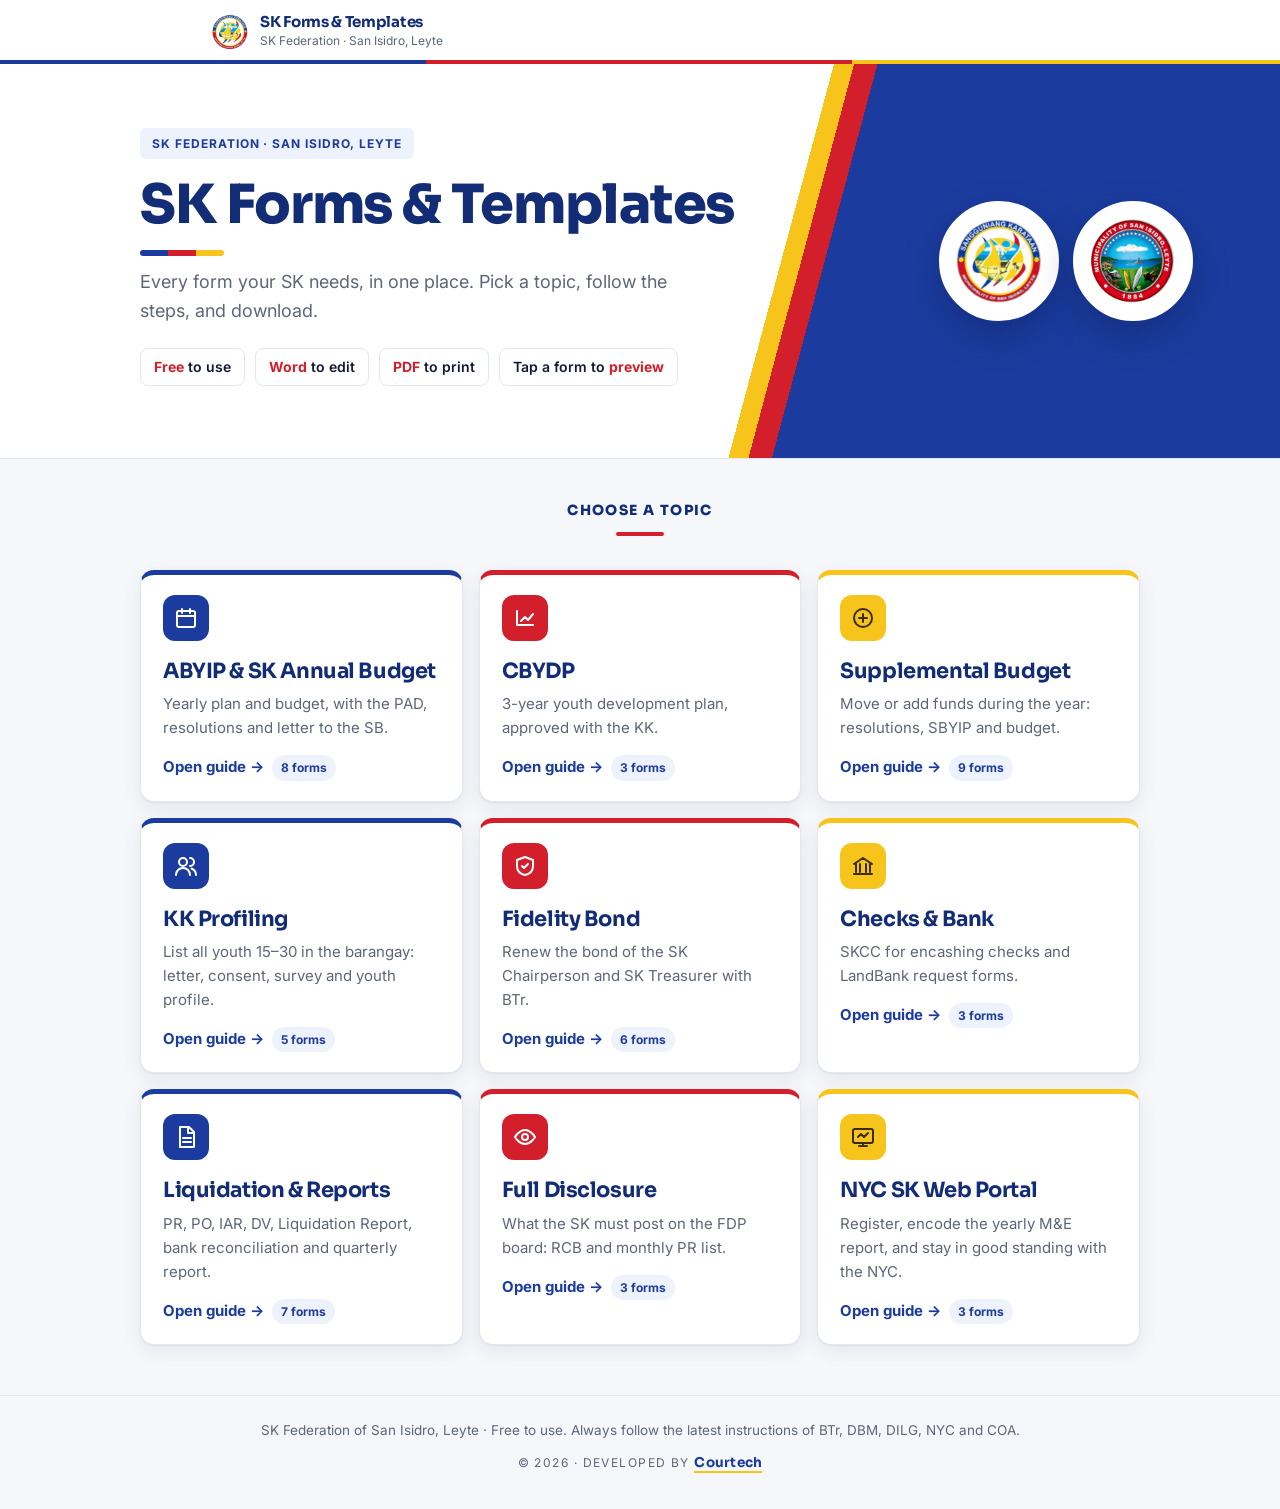
<file: index.html>
<!DOCTYPE html>
<html lang="en">
<head>
<meta charset="utf-8">
<meta name="viewport" content="width=device-width, initial-scale=1">
<title>SK Forms & Templates · SK Federation of San Isidro, Leyte</title>
<meta name="description" content="Free Word and PDF templates for SK officials of San Isidro, Leyte.">
<meta property="og:title" content="SK Forms & Templates · SK Federation of San Isidro, Leyte">
<meta property="og:description" content="Free Word and PDF templates for SK officials of San Isidro, Leyte.">
<meta property="og:image" content="img/sk-fed.png">
<link rel="icon" href="img/sk-fed.png">
<link rel="preconnect" href="https://fonts.googleapis.com">
<link rel="preconnect" href="https://fonts.gstatic.com" crossorigin>
<link href="https://fonts.googleapis.com/css2?family=Sora:wght@600;700;800&family=Inter:wght@400;500;600;700&display=swap" rel="stylesheet">
<link rel="stylesheet" href="assets/site.css?v=202611192139">
</head>
<body class="home">
<header class="topbar"><div class="wrap"><a class="brand" href="index.html"><img src="img/sk-fed.png" alt=""><div><b>SK Forms & Templates</b><span>SK Federation · San Isidro, Leyte</span></div></a></div></header>
<div class="hero"><div class="rays" aria-hidden="true"></div><div class="wrap">
  <div>
    <span class="eyebrow"><i></i>SK Federation · San Isidro, Leyte</span>
    <h1>SK Forms &amp; Templates</h1>
    <p>Every form your SK needs, in one place. Pick a topic, follow the steps, and download.</p>
    <div class="chips"><span><b>Free</b> to use</span><span><b>Word</b> to edit</span><span><b>PDF</b> to print</span><span>Tap a form to <b>preview</b></span></div>
  </div>
  <div class="hero-logos"><img src="img/sk-fed.png" alt="SK Federation of San Isidro"><img src="img/municipal.png" alt="Municipality of San Isidro"></div>
</div></div>
<main class="wrap wide">
<p class="sec-title">Choose a topic</p><div class="topics"><a class="topic" href="abyip-budget.html"><div class="ic" style="background:#1b3c9e"><svg viewBox="0 0 24 24" fill="none" stroke="currentColor" stroke-width="2" stroke-linecap="round" stroke-linejoin="round"><rect x="3" y="5" width="18" height="16" rx="2"/><path d="M3 10h18M8 3v4M16 3v4"/></svg></div><h2>ABYIP &amp; SK Annual Budget</h2><p>Yearly plan and budget, with the PAD, resolutions and letter to the SB.</p><span class="go">Open guide →</span><span class=count>8 forms</span></a><a class="topic" href="cbydp.html"><div class="ic" style="background:#2952c4"><svg viewBox="0 0 24 24" fill="none" stroke="currentColor" stroke-width="2" stroke-linecap="round" stroke-linejoin="round"><path d="M4 19V5M4 19h16M8 15l4-4 3 3 5-6"/></svg></div><h2>CBYDP</h2><p>3-year youth development plan, approved with the KK.</p><span class="go">Open guide →</span><span class=count>3 forms</span></a><a class="topic" href="supplemental-budget.html"><div class="ic" style="background:#d21f2b"><svg viewBox="0 0 24 24" fill="none" stroke="currentColor" stroke-width="2" stroke-linecap="round" stroke-linejoin="round"><circle cx="12" cy="12" r="9"/><path d="M12 8v8M8 12h8"/></svg></div><h2>Supplemental Budget</h2><p>Move or add funds during the year: resolutions, SBYIP and budget.</p><span class="go">Open guide →</span><span class=count>9 forms</span></a><a class="topic" href="kk-profiling.html"><div class="ic" style="background:#7a3fb0"><svg viewBox="0 0 24 24" fill="none" stroke="currentColor" stroke-width="2" stroke-linecap="round" stroke-linejoin="round"><circle cx="9" cy="8" r="4"/><path d="M2 21c0-4 3-7 7-7s7 3 7 7M16 4a4 4 0 0 1 0 8M22 21c0-3-2-5.5-4.5-6.5"/></svg></div><h2>KK Profiling</h2><p>List all youth 15–30 in the barangay: letter, consent, survey and youth profile.</p><span class="go">Open guide →</span><span class=count>5 forms</span></a><a class="topic" href="fidelity-bond.html"><div class="ic" style="background:#132c76"><svg viewBox="0 0 24 24" fill="none" stroke="currentColor" stroke-width="2" stroke-linecap="round" stroke-linejoin="round"><path d="M12 3l8 3v6c0 5-3.5 8-8 9-4.5-1-8-4-8-9V6z"/><path d="m9 12 2 2 4-4"/></svg></div><h2>Fidelity Bond</h2><p>Renew the bond of the SK Chairperson and SK Treasurer with BTr.</p><span class="go">Open guide →</span><span class=count>6 forms</span></a><a class="topic" href="checks-bank.html"><div class="ic" style="background:#b8860b"><svg viewBox="0 0 24 24" fill="none" stroke="currentColor" stroke-width="2" stroke-linecap="round" stroke-linejoin="round"><path d="M3 10 12 4l9 6M5 10v8M19 10v8M9 10v8M15 10v8M3 20h18"/></svg></div><h2>Checks &amp; Bank</h2><p>SKCC for encashing checks and LandBank request forms.</p><span class="go">Open guide →</span><span class=count>3 forms</span></a><a class="topic" href="liquidation.html"><div class="ic" style="background:#2f7d4f"><svg viewBox="0 0 24 24" fill="none" stroke="currentColor" stroke-width="2" stroke-linecap="round" stroke-linejoin="round"><path d="M6 2h9l5 5v15H6z"/><path d="M14 2v6h6M9 13h8M9 17h8"/></svg></div><h2>Liquidation &amp; Reports</h2><p>PR, PO, IAR, DV, Liquidation Report, bank reconciliation and quarterly report.</p><span class="go">Open guide →</span><span class=count>7 forms</span></a><a class="topic" href="full-disclosure.html"><div class="ic" style="background:#5f6b80"><svg viewBox="0 0 24 24" fill="none" stroke="currentColor" stroke-width="2" stroke-linecap="round" stroke-linejoin="round"><path d="M2 12s4-7 10-7 10 7 10 7-4 7-10 7S2 12 2 12z"/><circle cx="12" cy="12" r="3"/></svg></div><h2>Full Disclosure</h2><p>What the SK must post on the FDP board: RCB and monthly PR list.</p><span class="go">Open guide →</span><span class=count>3 forms</span></a><a class="topic" href="nyc-portal.html"><div class="ic" style="background:#1b3c9e"><svg viewBox="0 0 24 24" fill="none" stroke="currentColor" stroke-width="2" stroke-linecap="round" stroke-linejoin="round"><rect x="2" y="4" width="20" height="14" rx="2"/><path d="M8 21h8M12 18v3M7 12l3-3 3 3 4-4"/></svg></div><h2>NYC SK Web Portal</h2><p>Register, encode the yearly M&amp;E report, and stay in good standing with the NYC.</p><span class="go">Open guide →</span><span class=count>3 forms</span></a></div>
</main>
<footer>SK Federation of San Isidro, Leyte · Free to use. Always follow the latest instructions of BTr, DBM, DILG, NYC and COA.<span class="credit">© 2026 · Developed by <b>Courtech</b></span></footer>
<script src="assets/site.js?v=202611192139"></script>
</body>
</html>
</file>
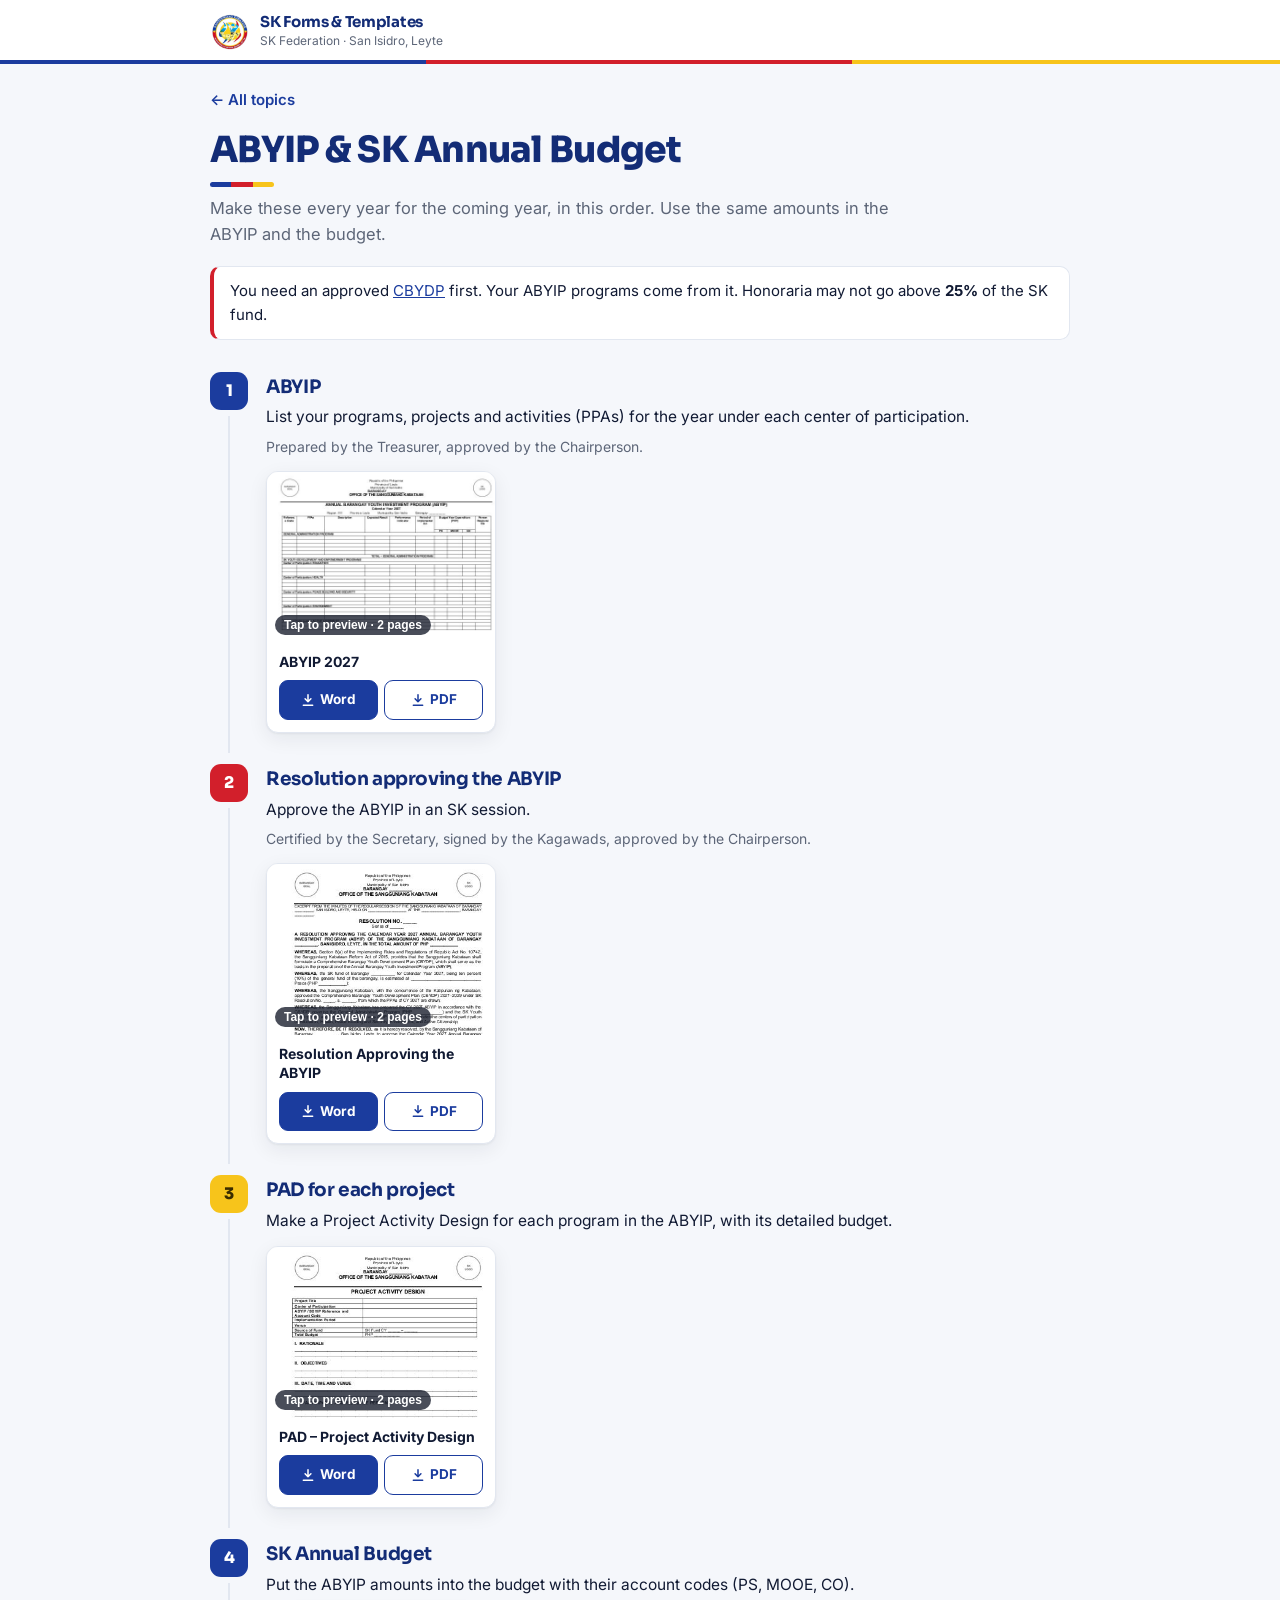
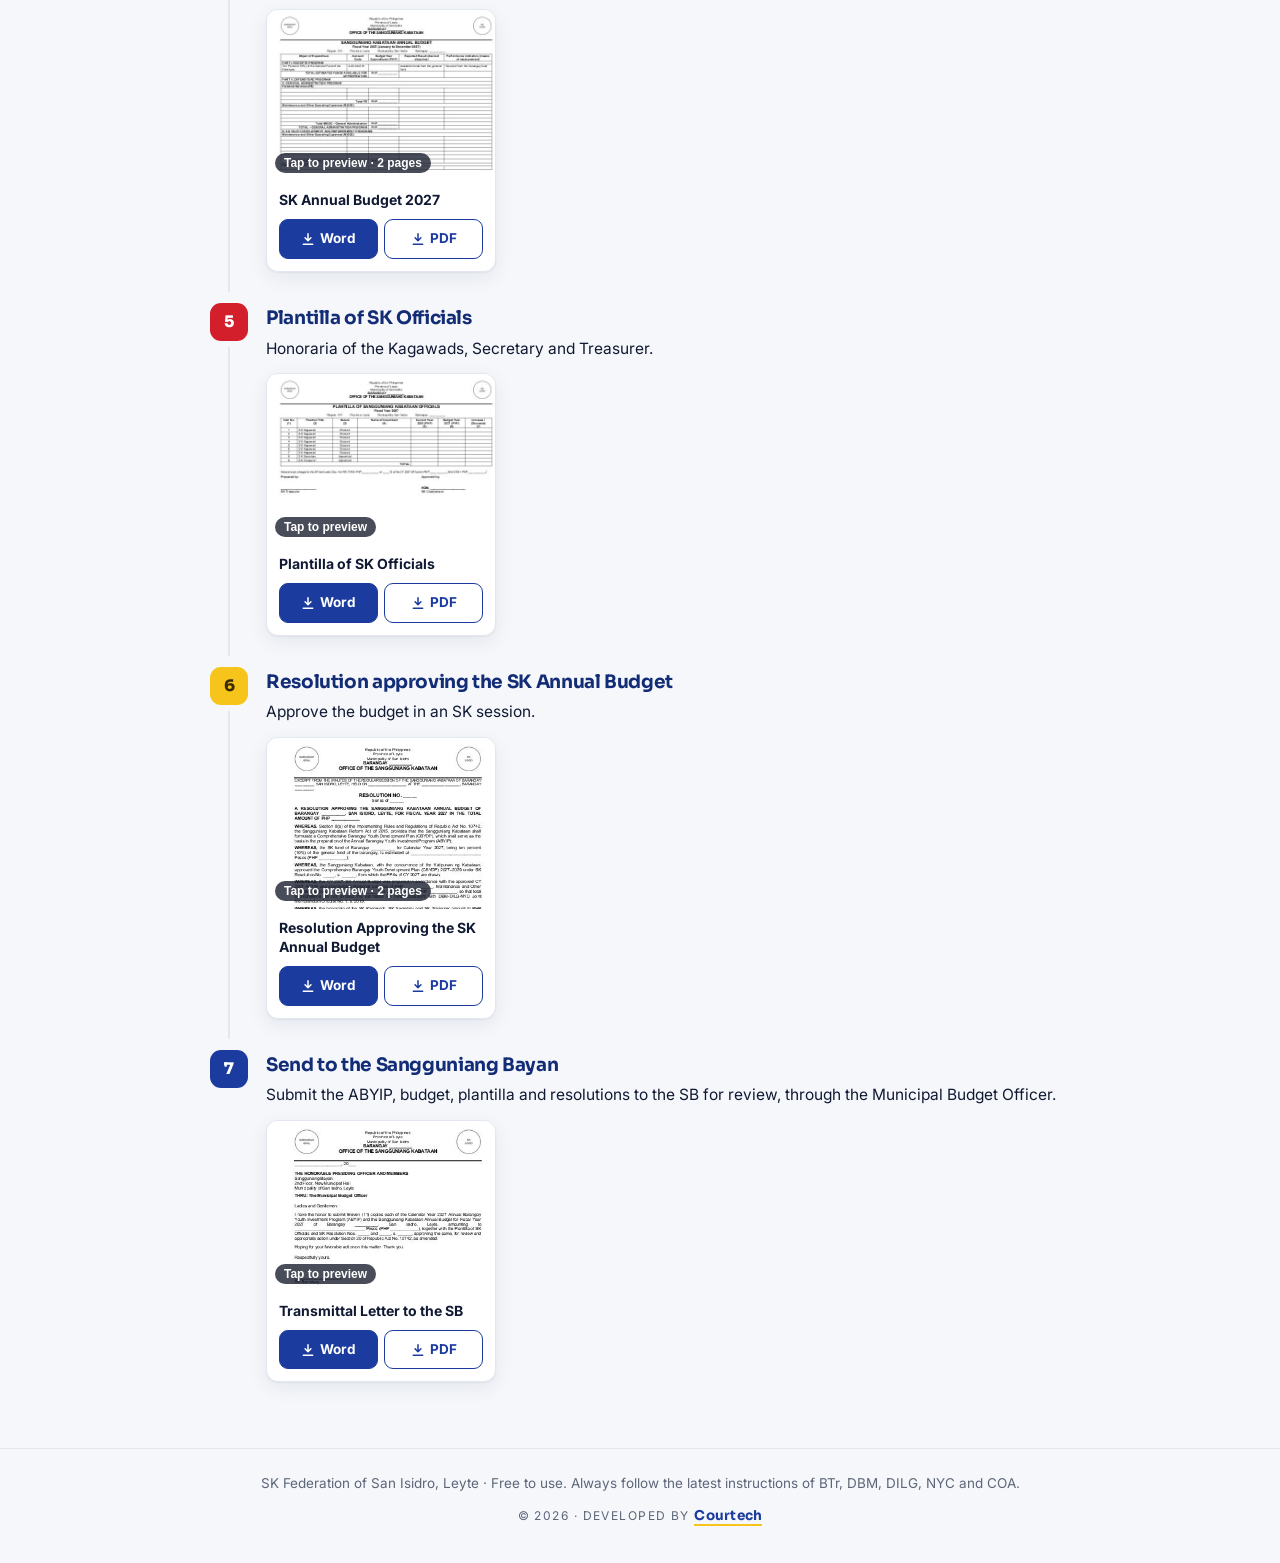
<file: abyip-budget.html>
<!DOCTYPE html>
<html lang="en">
<head>
<meta charset="utf-8">
<meta name="viewport" content="width=device-width, initial-scale=1">
<title>ABYIP & SK Annual Budget · SK Forms & Templates</title>
<meta name="description" content="Free Word and PDF templates for SK officials of San Isidro, Leyte.">
<meta property="og:title" content="ABYIP & SK Annual Budget · SK Forms & Templates">
<meta property="og:description" content="Free Word and PDF templates for SK officials of San Isidro, Leyte.">
<meta property="og:image" content="img/sk-fed.png">
<link rel="icon" href="img/sk-fed.png">
<link rel="preconnect" href="https://fonts.googleapis.com">
<link rel="preconnect" href="https://fonts.gstatic.com" crossorigin>
<link href="https://fonts.googleapis.com/css2?family=Sora:wght@600;700;800&family=Inter:wght@400;500;600;700&display=swap" rel="stylesheet">
<link rel="stylesheet" href="assets/site.css?v=202611192139">
</head>
<body class="">
<header class="topbar"><div class="wrap"><a class="brand" href="index.html"><img src="img/sk-fed.png" alt=""><div><b>SK Forms & Templates</b><span>SK Federation · San Isidro, Leyte</span></div></a></div></header>
<div class="stripe"></div>
<main class="wrap">
<a class="back" href="index.html">← All topics</a>
<div class="page-head"><h1>ABYIP & SK Annual Budget</h1><p>Make these every year for the coming year, in this order. Use the same amounts in the ABYIP and the budget.</p><div class="tip">You need an approved <a href='cbydp.html'>CBYDP</a> first. Your ABYIP programs come from it. Honoraria may not go above <b>25%</b> of the SK fund.</div></div>
<ol class="steps"><li class="step"><h3>ABYIP</h3><p>List your programs, projects and activities (PPAs) for the year under each center of participation.</p><p class=who>Prepared by the Treasurer, approved by the Chairperson.</p><div class=docs><div data-doc="abyip"></div></div></li><li class="step"><h3>Resolution approving the ABYIP</h3><p>Approve the ABYIP in an SK session.</p><p class=who>Certified by the Secretary, signed by the Kagawads, approved by the Chairperson.</p><div class=docs><div data-doc="resabyip"></div></div></li><li class="step"><h3>PAD for each project</h3><p>Make a Project Activity Design for each program in the ABYIP, with its detailed budget.</p><div class=docs><div data-doc="pad"></div></div></li><li class="step"><h3>SK Annual Budget</h3><p>Put the ABYIP amounts into the budget with their account codes (PS, MOOE, CO).</p><div class=docs><div data-doc="budget"></div></div></li><li class="step"><h3>Plantilla of SK Officials</h3><p>Honoraria of the Kagawads, Secretary and Treasurer.</p><div class=docs><div data-doc="plantilla"></div></div></li><li class="step"><h3>Resolution approving the SK Annual Budget</h3><p>Approve the budget in an SK session.</p><div class=docs><div data-doc="resbudget"></div></div></li><li class="step"><h3>Send to the Sangguniang Bayan</h3><p>Submit the ABYIP, budget, plantilla and resolutions to the SB for review, through the Municipal Budget Officer.</p><div class=docs><div data-doc="transmittal"></div></div></li></ol>
</main>
<footer>SK Federation of San Isidro, Leyte · Free to use. Always follow the latest instructions of BTr, DBM, DILG, NYC and COA.<span class="credit">© 2026 · Developed by <b>Courtech</b></span></footer>
<script src="assets/site.js?v=202611192139"></script>
</body>
</html>
</file>
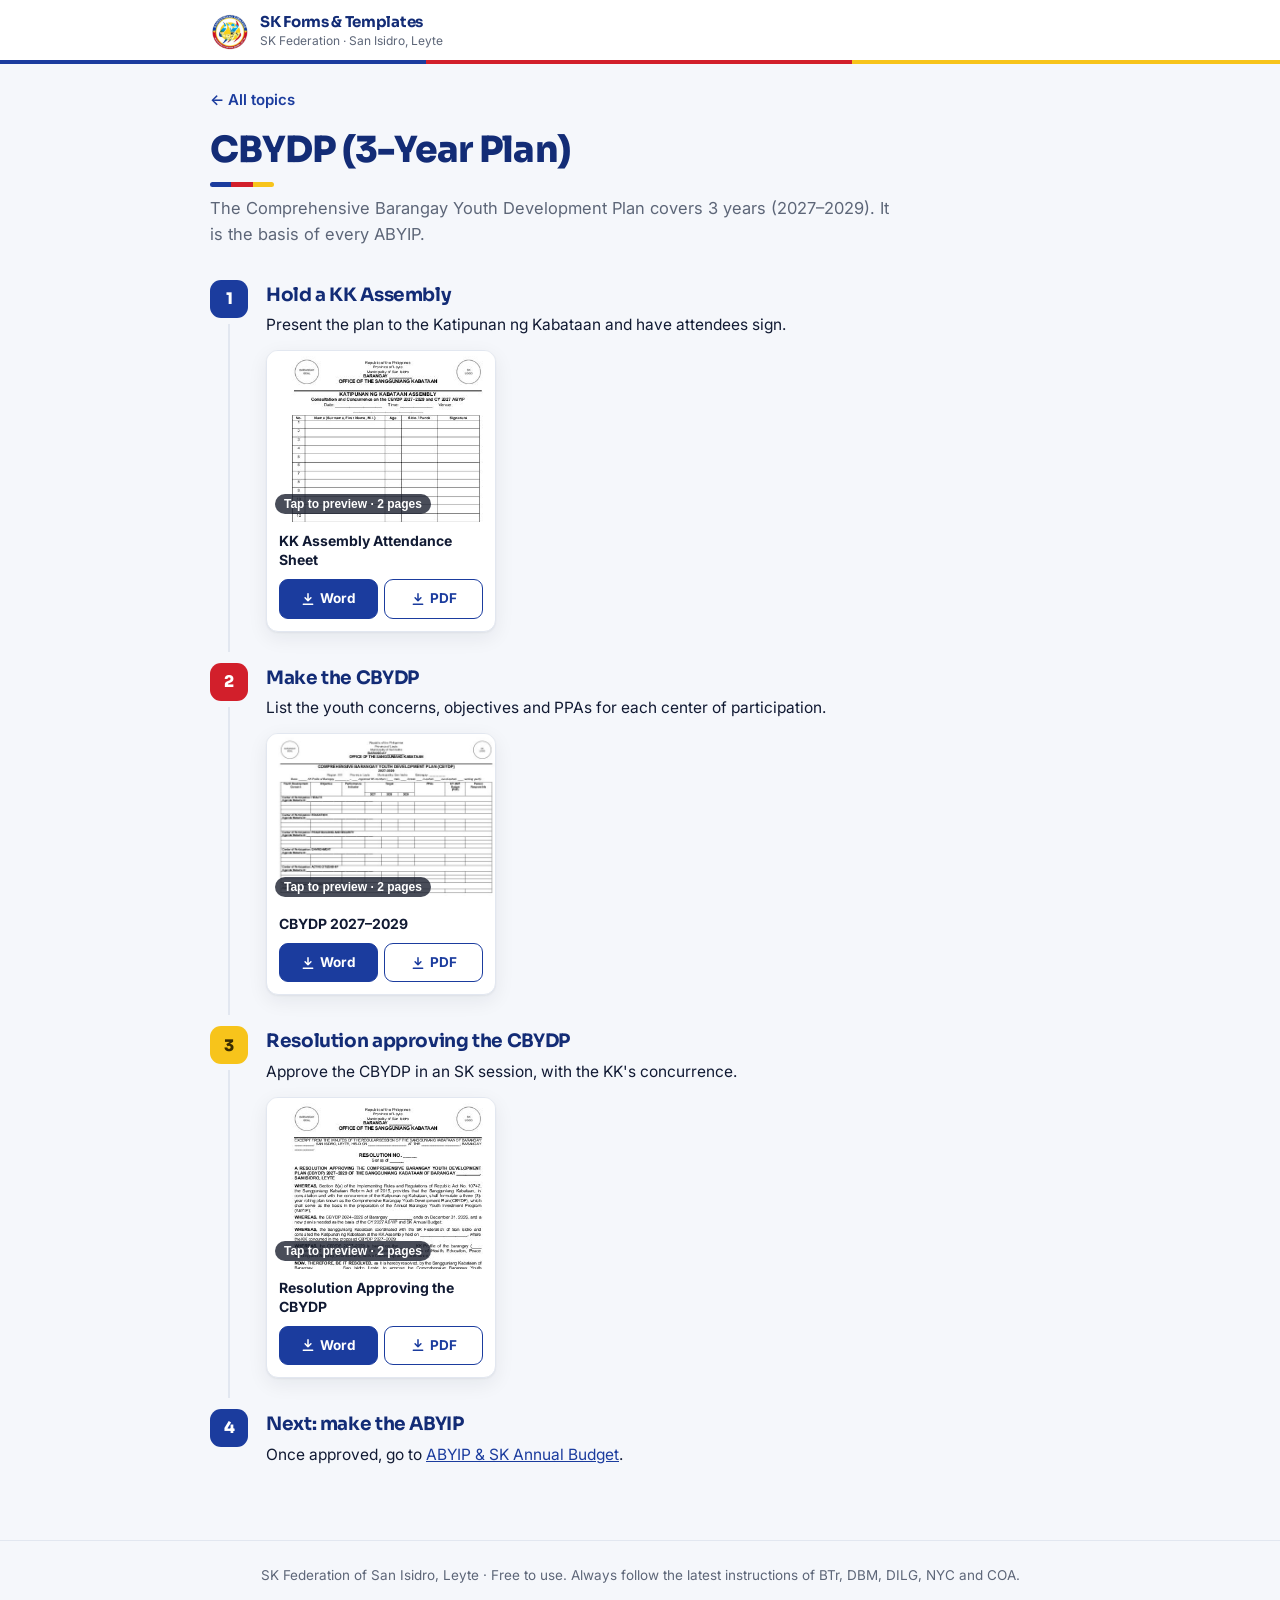
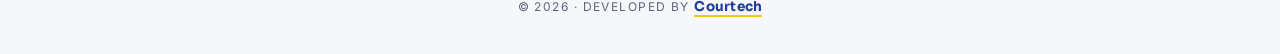
<file: cbydp.html>
<!DOCTYPE html>
<html lang="en">
<head>
<meta charset="utf-8">
<meta name="viewport" content="width=device-width, initial-scale=1">
<title>CBYDP (3-Year Plan) · SK Forms & Templates</title>
<meta name="description" content="Free Word and PDF templates for SK officials of San Isidro, Leyte.">
<meta property="og:title" content="CBYDP (3-Year Plan) · SK Forms & Templates">
<meta property="og:description" content="Free Word and PDF templates for SK officials of San Isidro, Leyte.">
<meta property="og:image" content="img/sk-fed.png">
<link rel="icon" href="img/sk-fed.png">
<link rel="preconnect" href="https://fonts.googleapis.com">
<link rel="preconnect" href="https://fonts.gstatic.com" crossorigin>
<link href="https://fonts.googleapis.com/css2?family=Sora:wght@600;700;800&family=Inter:wght@400;500;600;700&display=swap" rel="stylesheet">
<link rel="stylesheet" href="assets/site.css?v=202611192139">
</head>
<body class="">
<header class="topbar"><div class="wrap"><a class="brand" href="index.html"><img src="img/sk-fed.png" alt=""><div><b>SK Forms & Templates</b><span>SK Federation · San Isidro, Leyte</span></div></a></div></header>
<div class="stripe"></div>
<main class="wrap">
<a class="back" href="index.html">← All topics</a>
<div class="page-head"><h1>CBYDP (3-Year Plan)</h1><p>The Comprehensive Barangay Youth Development Plan covers 3 years (2027–2029). It is the basis of every ABYIP.</p></div>
<ol class="steps"><li class="step"><h3>Hold a KK Assembly</h3><p>Present the plan to the Katipunan ng Kabataan and have attendees sign.</p><div class=docs><div data-doc="kk"></div></div></li><li class="step"><h3>Make the CBYDP</h3><p>List the youth concerns, objectives and PPAs for each center of participation.</p><div class=docs><div data-doc="cbydp"></div></div></li><li class="step"><h3>Resolution approving the CBYDP</h3><p>Approve the CBYDP in an SK session, with the KK's concurrence.</p><div class=docs><div data-doc="rescbydp"></div></div></li><li class="step"><h3>Next: make the ABYIP</h3><p>Once approved, go to <a href='abyip-budget.html'>ABYIP & SK Annual Budget</a>.</p></li></ol>
</main>
<footer>SK Federation of San Isidro, Leyte · Free to use. Always follow the latest instructions of BTr, DBM, DILG, NYC and COA.<span class="credit">© 2026 · Developed by <b>Courtech</b></span></footer>
<script src="assets/site.js?v=202611192139"></script>
</body>
</html>
</file>
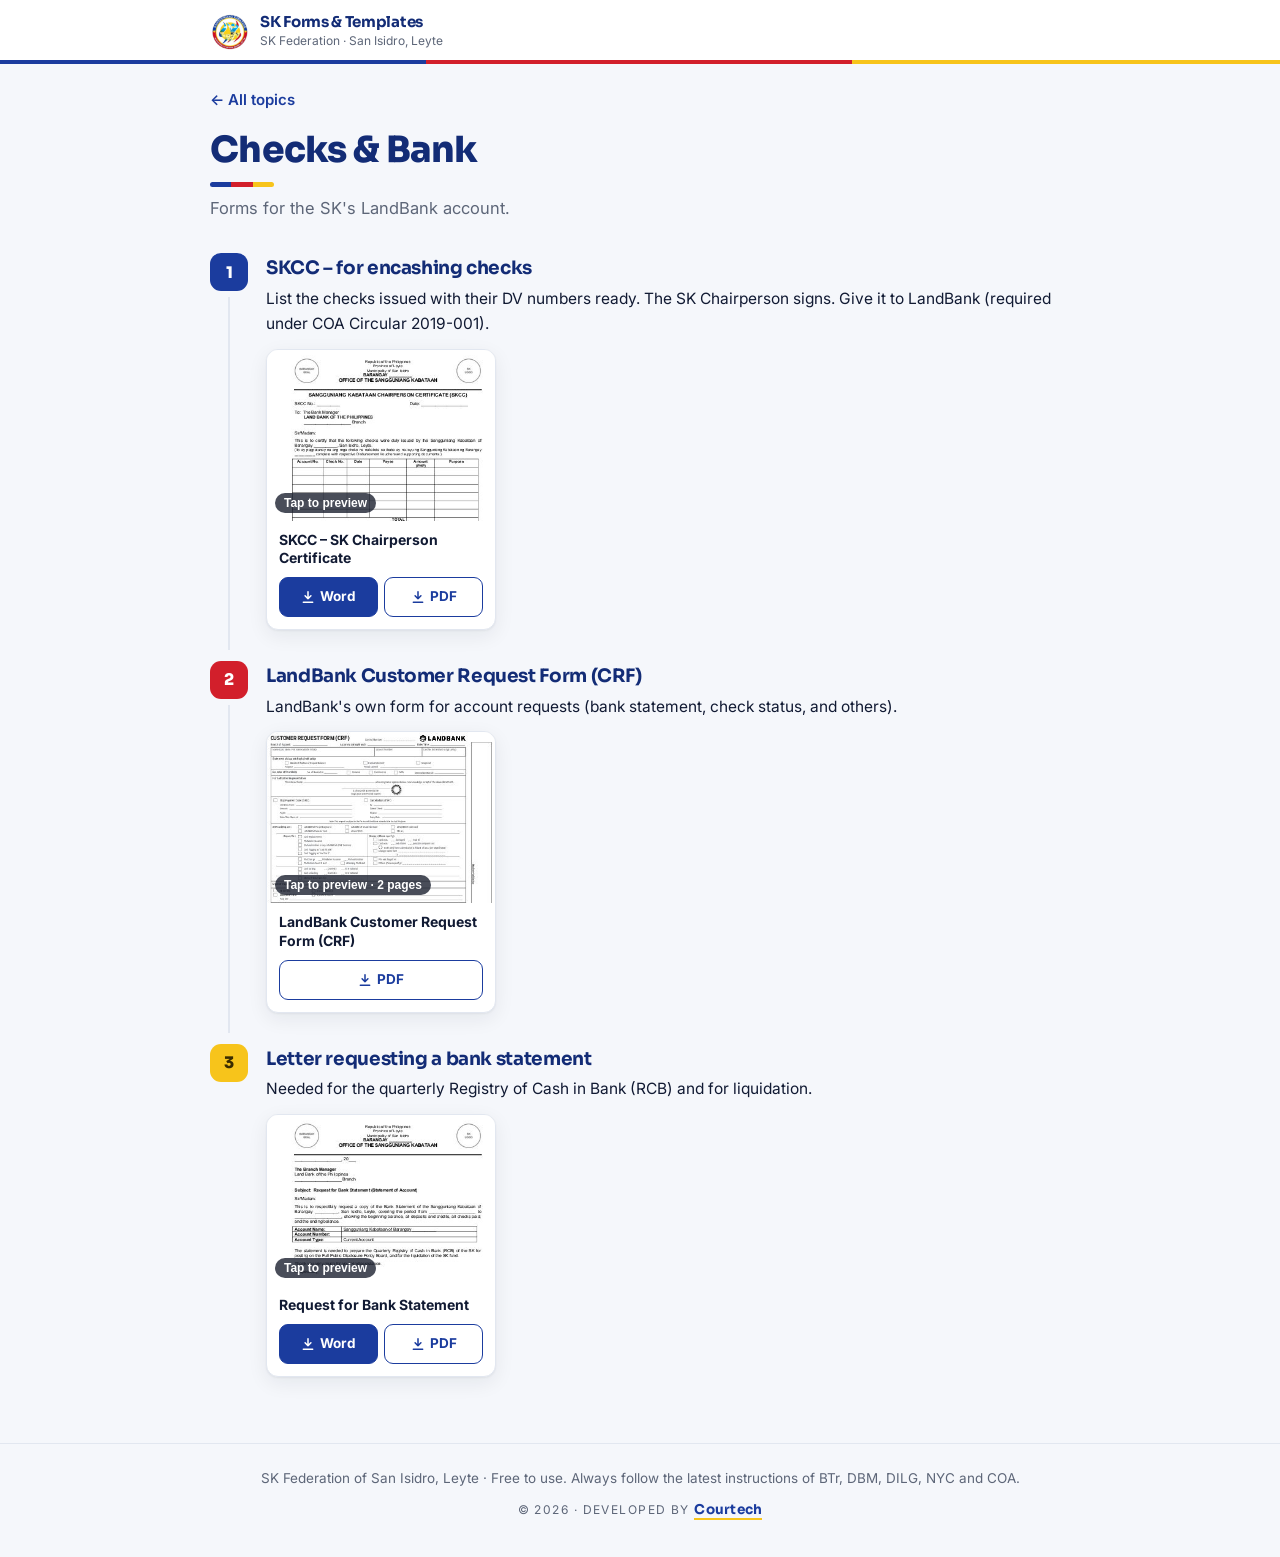
<file: checks-bank.html>
<!DOCTYPE html>
<html lang="en">
<head>
<meta charset="utf-8">
<meta name="viewport" content="width=device-width, initial-scale=1">
<title>Checks & Bank · SK Forms & Templates</title>
<meta name="description" content="Free Word and PDF templates for SK officials of San Isidro, Leyte.">
<meta property="og:title" content="Checks & Bank · SK Forms & Templates">
<meta property="og:description" content="Free Word and PDF templates for SK officials of San Isidro, Leyte.">
<meta property="og:image" content="img/sk-fed.png">
<link rel="icon" href="img/sk-fed.png">
<link rel="preconnect" href="https://fonts.googleapis.com">
<link rel="preconnect" href="https://fonts.gstatic.com" crossorigin>
<link href="https://fonts.googleapis.com/css2?family=Sora:wght@600;700;800&family=Inter:wght@400;500;600;700&display=swap" rel="stylesheet">
<link rel="stylesheet" href="assets/site.css?v=202611192139">
</head>
<body class="">
<header class="topbar"><div class="wrap"><a class="brand" href="index.html"><img src="img/sk-fed.png" alt=""><div><b>SK Forms & Templates</b><span>SK Federation · San Isidro, Leyte</span></div></a></div></header>
<div class="stripe"></div>
<main class="wrap">
<a class="back" href="index.html">← All topics</a>
<div class="page-head"><h1>Checks & Bank</h1><p>Forms for the SK's LandBank account.</p></div>
<ol class="steps"><li class="step"><h3>SKCC – for encashing checks</h3><p>List the checks issued with their DV numbers ready. The SK Chairperson signs. Give it to LandBank (required under COA Circular 2019-001).</p><div class=docs><div data-doc="skcc"></div></div></li><li class="step"><h3>LandBank Customer Request Form (CRF)</h3><p>LandBank's own form for account requests (bank statement, check status, and others).</p><div class=docs><div data-doc="crf"></div></div></li><li class="step"><h3>Letter requesting a bank statement</h3><p>Needed for the quarterly Registry of Cash in Bank (RCB) and for liquidation.</p><div class=docs><div data-doc="bankreq"></div></div></li></ol>
</main>
<footer>SK Federation of San Isidro, Leyte · Free to use. Always follow the latest instructions of BTr, DBM, DILG, NYC and COA.<span class="credit">© 2026 · Developed by <b>Courtech</b></span></footer>
<script src="assets/site.js?v=202611192139"></script>
</body>
</html>
</file>
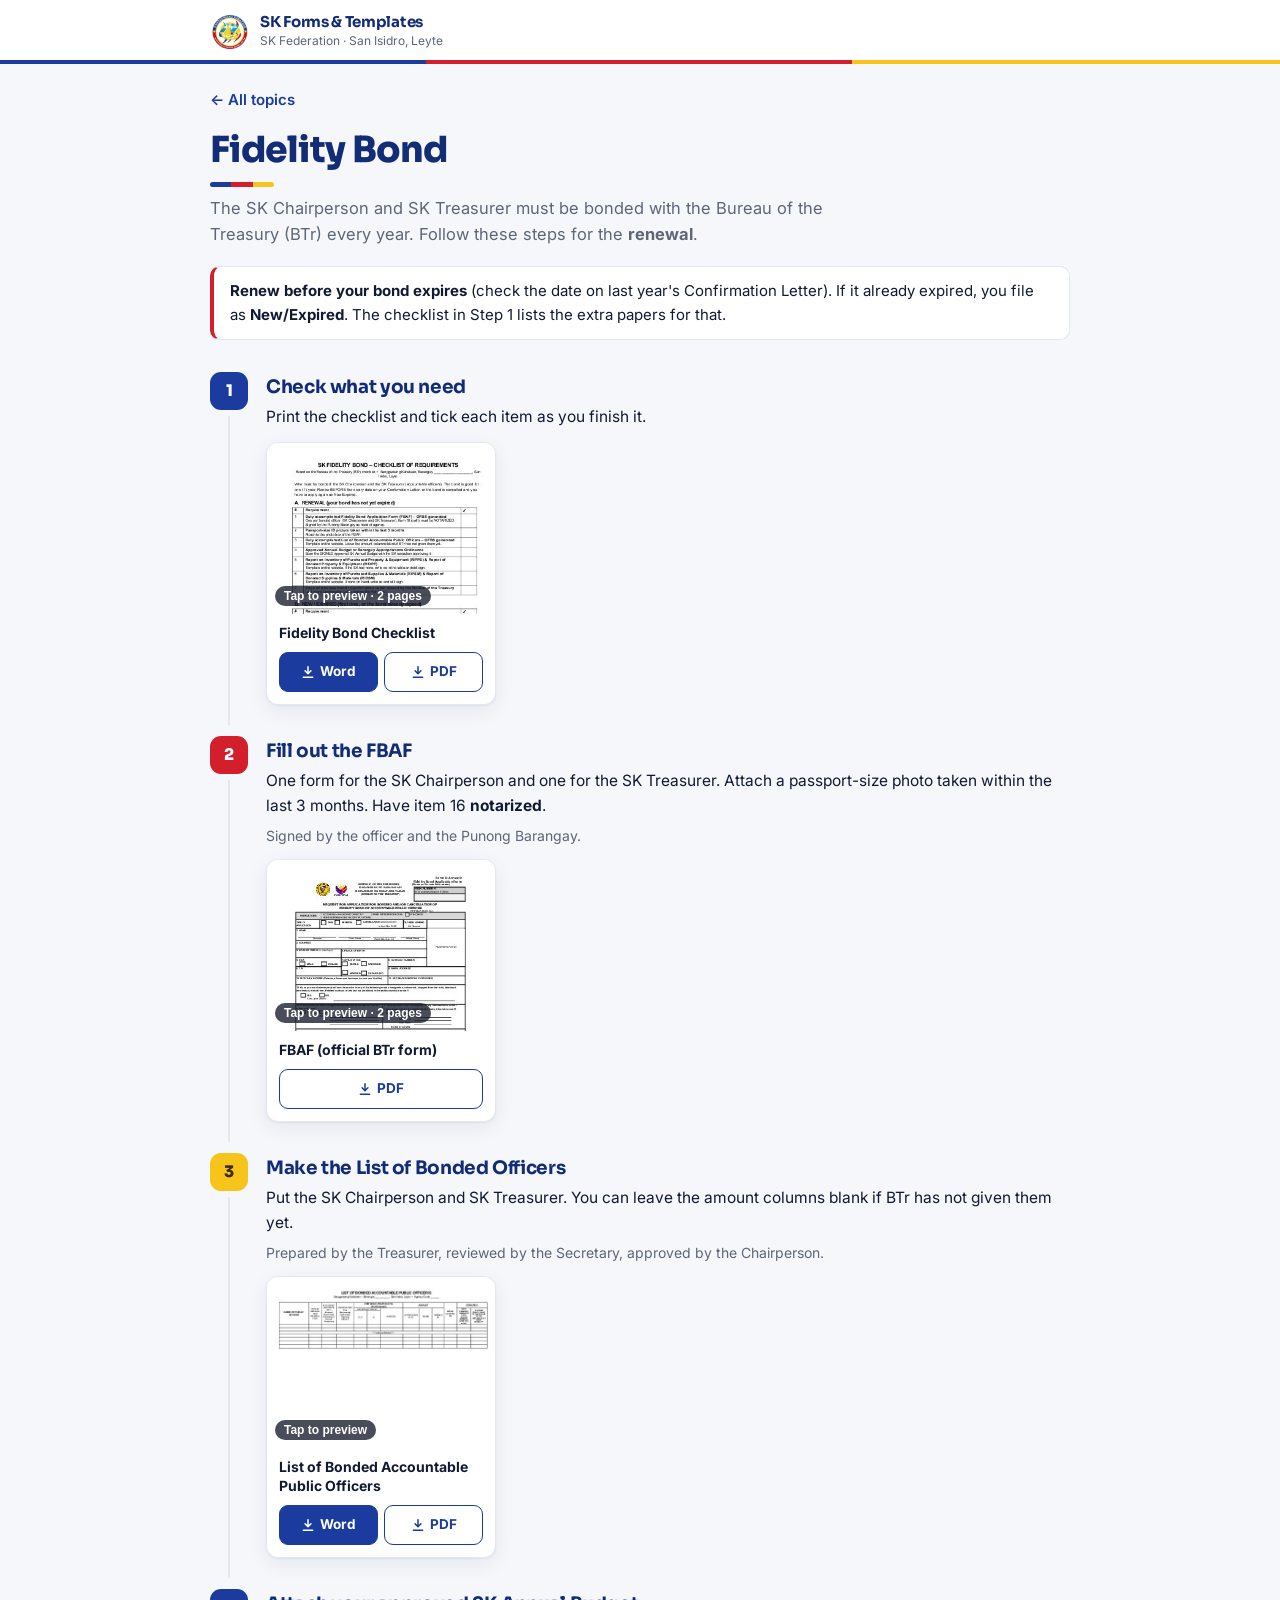
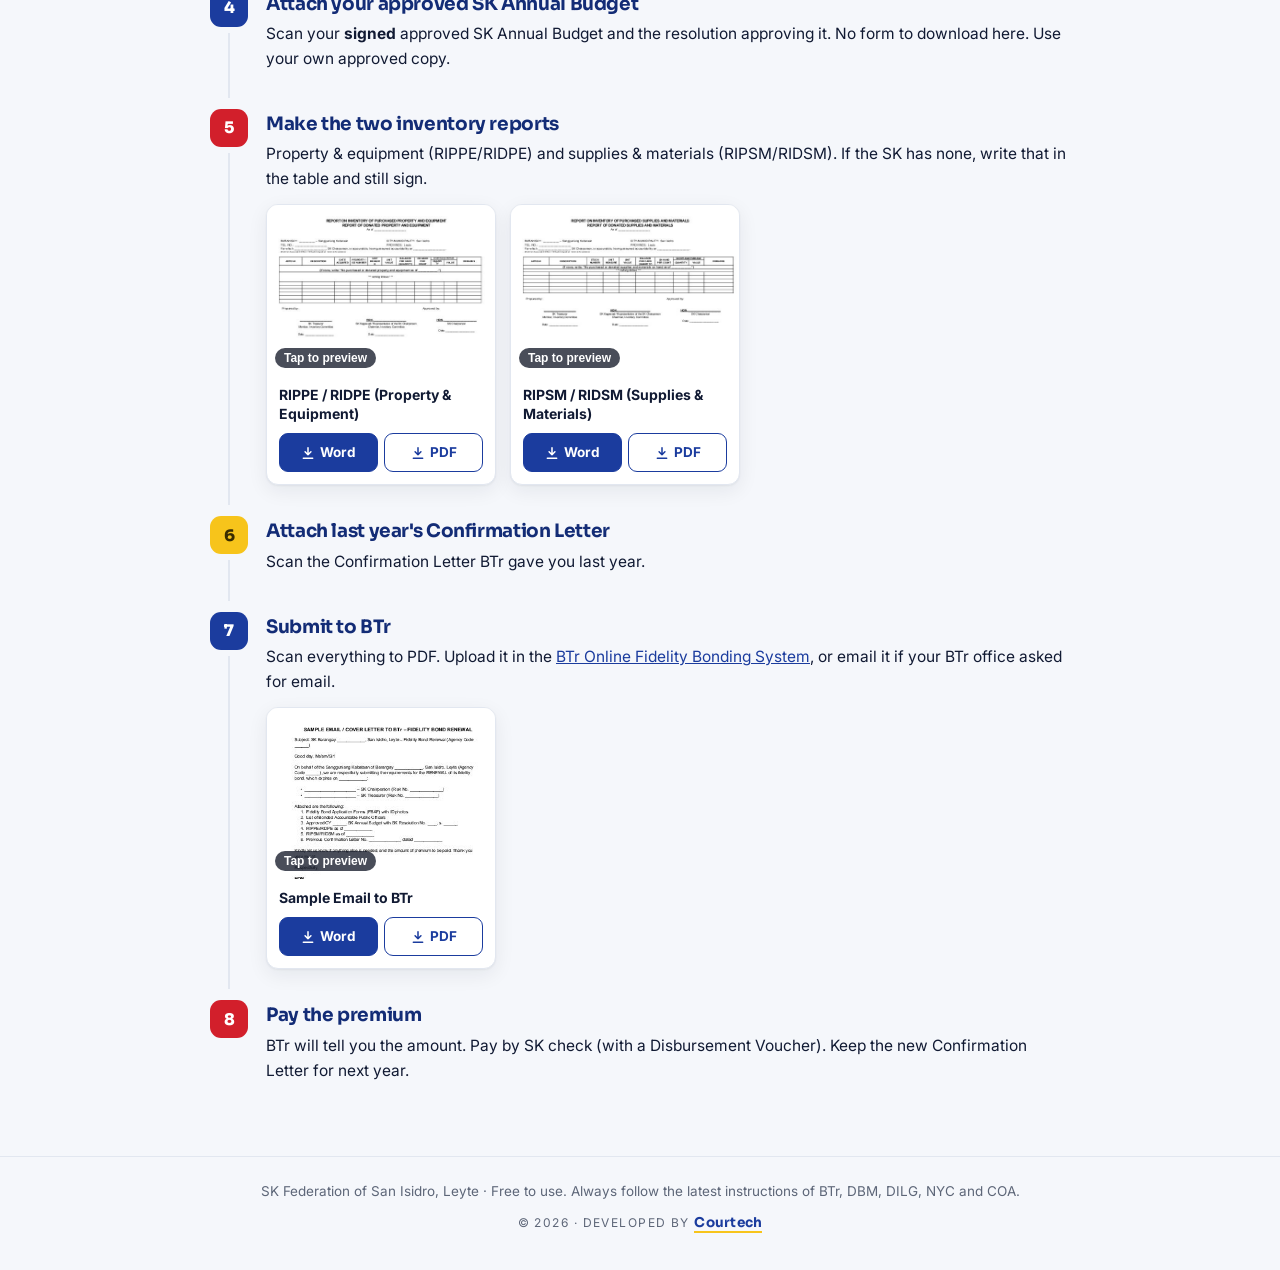
<file: fidelity-bond.html>
<!DOCTYPE html>
<html lang="en">
<head>
<meta charset="utf-8">
<meta name="viewport" content="width=device-width, initial-scale=1">
<title>Fidelity Bond · SK Forms & Templates</title>
<meta name="description" content="Free Word and PDF templates for SK officials of San Isidro, Leyte.">
<meta property="og:title" content="Fidelity Bond · SK Forms & Templates">
<meta property="og:description" content="Free Word and PDF templates for SK officials of San Isidro, Leyte.">
<meta property="og:image" content="img/sk-fed.png">
<link rel="icon" href="img/sk-fed.png">
<link rel="preconnect" href="https://fonts.googleapis.com">
<link rel="preconnect" href="https://fonts.gstatic.com" crossorigin>
<link href="https://fonts.googleapis.com/css2?family=Sora:wght@600;700;800&family=Inter:wght@400;500;600;700&display=swap" rel="stylesheet">
<link rel="stylesheet" href="assets/site.css?v=202611192139">
</head>
<body class="">
<header class="topbar"><div class="wrap"><a class="brand" href="index.html"><img src="img/sk-fed.png" alt=""><div><b>SK Forms & Templates</b><span>SK Federation · San Isidro, Leyte</span></div></a></div></header>
<div class="stripe"></div>
<main class="wrap">
<a class="back" href="index.html">← All topics</a>
<div class="page-head"><h1>Fidelity Bond</h1><p>The SK Chairperson and SK Treasurer must be bonded with the Bureau of the Treasury (BTr) every year. Follow these steps for the <b>renewal</b>.</p><div class="tip"><b>Renew before your bond expires</b> (check the date on last year's Confirmation Letter). If it already expired, you file as <b>New/Expired</b>. The checklist in Step 1 lists the extra papers for that.</div></div>
<ol class="steps"><li class="step"><h3>Check what you need</h3><p>Print the checklist and tick each item as you finish it.</p><div class=docs><div data-doc="checklist"></div></div></li><li class="step"><h3>Fill out the FBAF</h3><p>One form for the SK Chairperson and one for the SK Treasurer. Attach a passport-size photo taken within the last 3 months. Have item 16 <b>notarized</b>.</p><p class=who>Signed by the officer and the Punong Barangay.</p><div class=docs><div data-doc="fbaf"></div></div></li><li class="step"><h3>Make the List of Bonded Officers</h3><p>Put the SK Chairperson and SK Treasurer. You can leave the amount columns blank if BTr has not given them yet.</p><p class=who>Prepared by the Treasurer, reviewed by the Secretary, approved by the Chairperson.</p><div class=docs><div data-doc="bonded"></div></div></li><li class="step"><h3>Attach your approved SK Annual Budget</h3><p>Scan your <b>signed</b> approved SK Annual Budget and the resolution approving it. No form to download here. Use your own approved copy.</p></li><li class="step"><h3>Make the two inventory reports</h3><p>Property & equipment (RIPPE/RIDPE) and supplies & materials (RIPSM/RIDSM). If the SK has none, write that in the table and still sign.</p><div class=docs><div data-doc="rippe"></div><div data-doc="ripsm"></div></div></li><li class="step"><h3>Attach last year's Confirmation Letter</h3><p>Scan the Confirmation Letter BTr gave you last year.</p></li><li class="step"><h3>Submit to BTr</h3><p>Scan everything to PDF. Upload it in the <a href='https://fidelitybonding.treasury.gov.ph' target='_blank' rel='noopener'>BTr Online Fidelity Bonding System</a>, or email it if your BTr office asked for email.</p><div class=docs><div data-doc="email"></div></div></li><li class="step"><h3>Pay the premium</h3><p>BTr will tell you the amount. Pay by SK check (with a Disbursement Voucher). Keep the new Confirmation Letter for next year.</p></li></ol>
</main>
<footer>SK Federation of San Isidro, Leyte · Free to use. Always follow the latest instructions of BTr, DBM, DILG, NYC and COA.<span class="credit">© 2026 · Developed by <b>Courtech</b></span></footer>
<script src="assets/site.js?v=202611192139"></script>
</body>
</html>
</file>
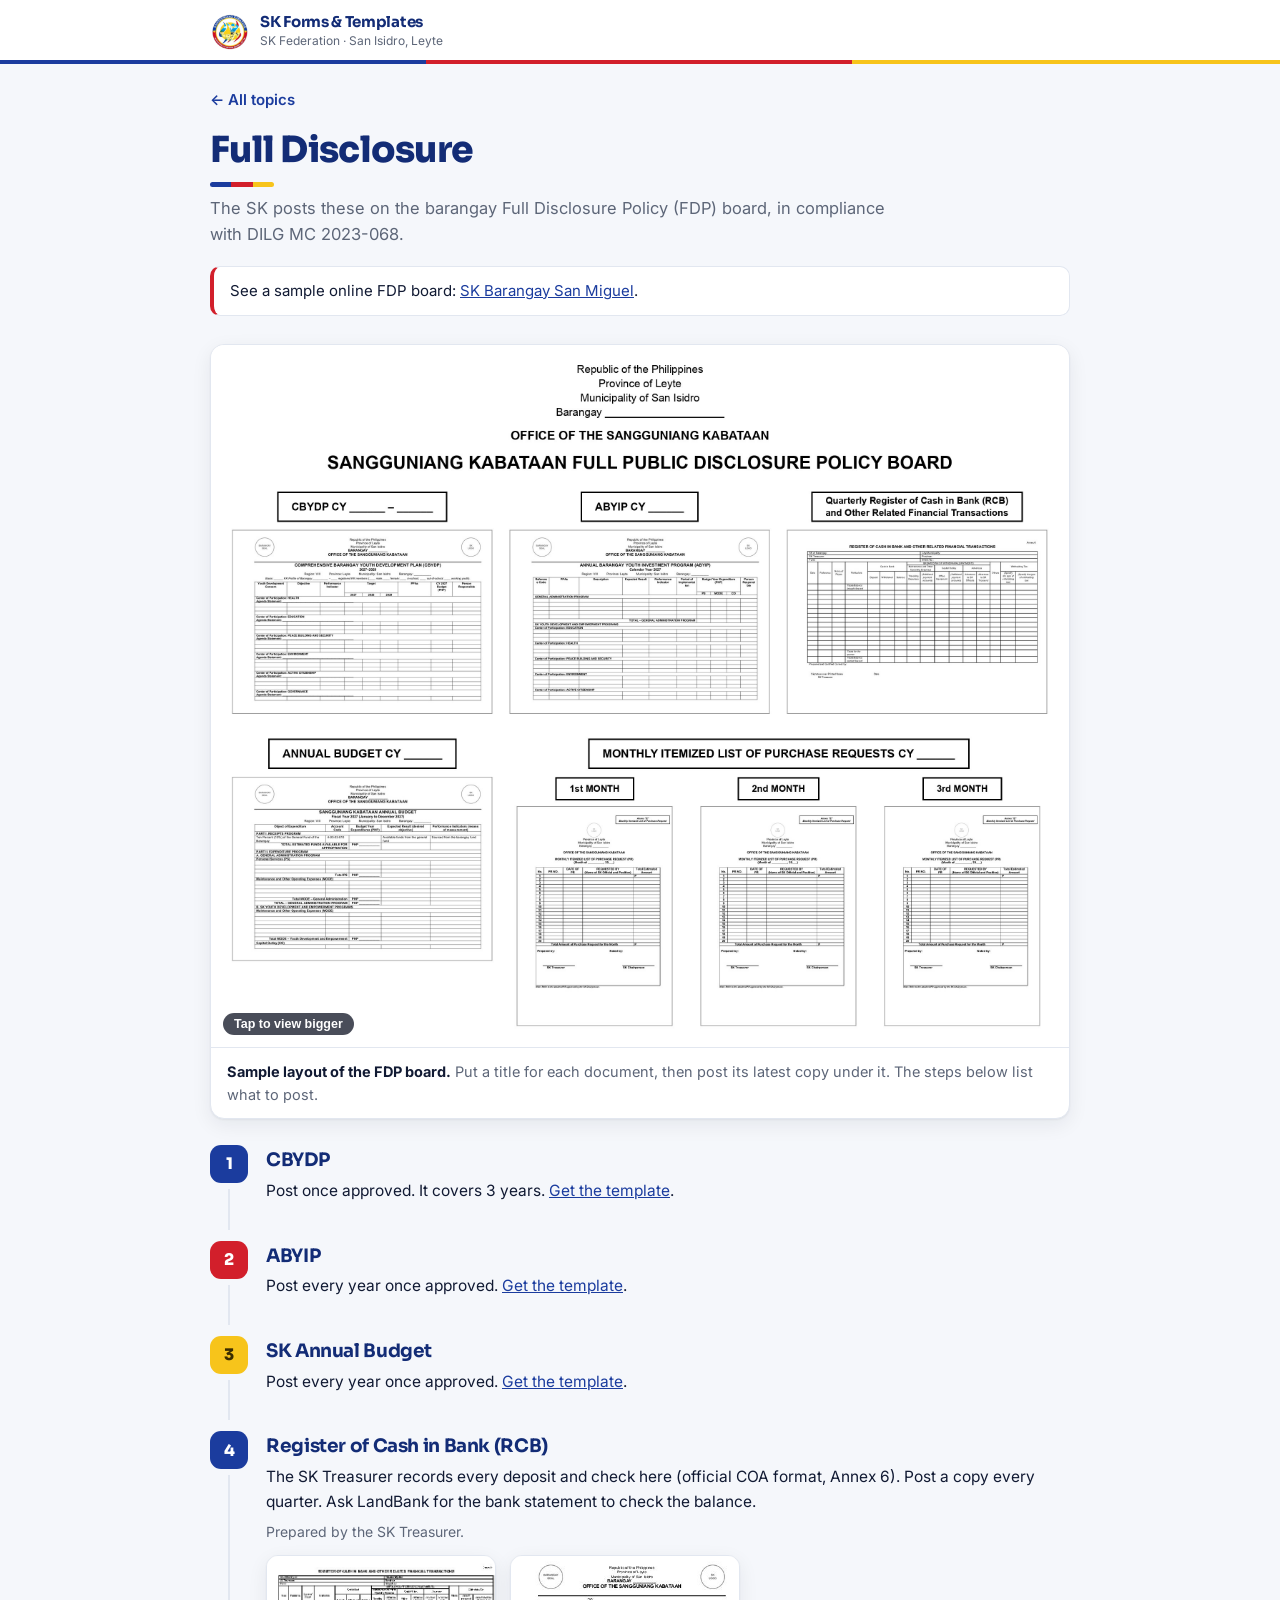
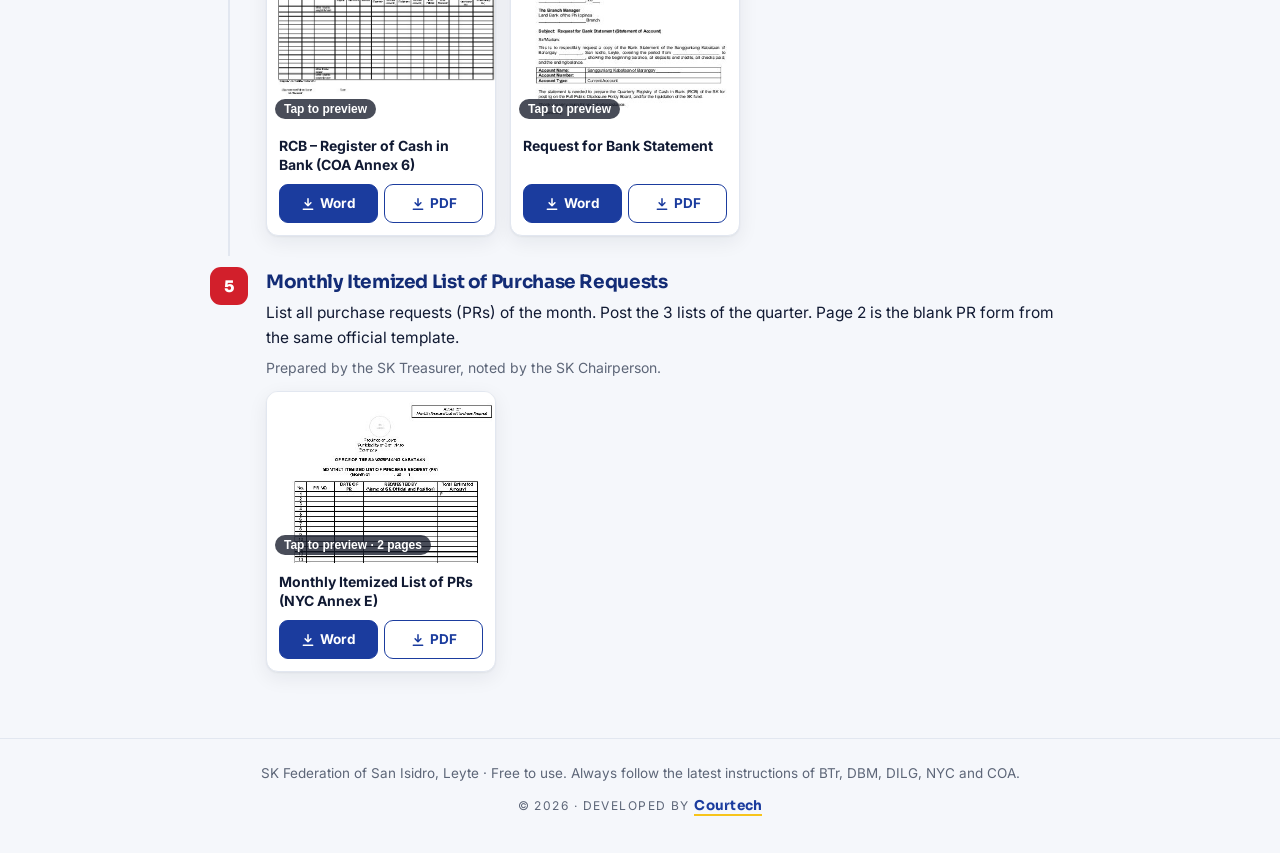
<file: full-disclosure.html>
<!DOCTYPE html>
<html lang="en">
<head>
<meta charset="utf-8">
<meta name="viewport" content="width=device-width, initial-scale=1">
<title>Full Disclosure · SK Forms & Templates</title>
<meta name="description" content="Free Word and PDF templates for SK officials of San Isidro, Leyte.">
<meta property="og:title" content="Full Disclosure · SK Forms & Templates">
<meta property="og:description" content="Free Word and PDF templates for SK officials of San Isidro, Leyte.">
<meta property="og:image" content="img/sk-fed.png">
<link rel="icon" href="img/sk-fed.png">
<link rel="preconnect" href="https://fonts.googleapis.com">
<link rel="preconnect" href="https://fonts.gstatic.com" crossorigin>
<link href="https://fonts.googleapis.com/css2?family=Sora:wght@600;700;800&family=Inter:wght@400;500;600;700&display=swap" rel="stylesheet">
<link rel="stylesheet" href="assets/site.css?v=202611192139">
</head>
<body class="">
<header class="topbar"><div class="wrap"><a class="brand" href="index.html"><img src="img/sk-fed.png" alt=""><div><b>SK Forms & Templates</b><span>SK Federation · San Isidro, Leyte</span></div></a></div></header>
<div class="stripe"></div>
<main class="wrap">
<a class="back" href="index.html">← All topics</a>
<div class="page-head"><h1>Full Disclosure</h1><p>The SK posts these on the barangay Full Disclosure Policy (FDP) board, in compliance with DILG MC 2023-068.</p><div class="tip">See a sample online FDP board: <a href='https://sk-san-miguel-fdp.vercel.app' target='_blank' rel='noopener'>SK Barangay San Miguel</a>.</div></div><figure class="sample"><button class="sample-img" type="button" data-img="img/fdp-board-sample.jpg?v=2" data-cap="Sample layout of the FDP board" aria-label="View the sample FDP board bigger"><img src="img/fdp-board-sample.jpg?v=2" alt="Sample layout of an SK Full Disclosure Policy board"><span class="hint">Tap to view bigger</span></button><figcaption><b>Sample layout of the FDP board.</b> Put a title for each document, then post its latest copy under it. The steps below list what to post.</figcaption></figure>
<ol class="steps"><li class="step"><h3>CBYDP</h3><p>Post once approved. It covers 3 years. <a href='cbydp.html'>Get the template</a>.</p></li><li class="step"><h3>ABYIP</h3><p>Post every year once approved. <a href='abyip-budget.html'>Get the template</a>.</p></li><li class="step"><h3>SK Annual Budget</h3><p>Post every year once approved. <a href='abyip-budget.html'>Get the template</a>.</p></li><li class="step"><h3>Register of Cash in Bank (RCB)</h3><p>The SK Treasurer records every deposit and check here (official COA format, Annex 6). Post a copy every quarter. Ask LandBank for the bank statement to check the balance.</p><p class=who>Prepared by the SK Treasurer.</p><div class=docs><div data-doc="rcb"></div><div data-doc="bankreq"></div></div></li><li class="step"><h3>Monthly Itemized List of Purchase Requests</h3><p>List all purchase requests (PRs) of the month. Post the 3 lists of the quarter. Page 2 is the blank PR form from the same official template.</p><p class=who>Prepared by the SK Treasurer, noted by the SK Chairperson.</p><div class=docs><div data-doc="prlist"></div></div></li></ol>
</main>
<footer>SK Federation of San Isidro, Leyte · Free to use. Always follow the latest instructions of BTr, DBM, DILG, NYC and COA.<span class="credit">© 2026 · Developed by <b>Courtech</b></span></footer>
<script src="assets/site.js?v=202611192139"></script>
</body>
</html>
</file>
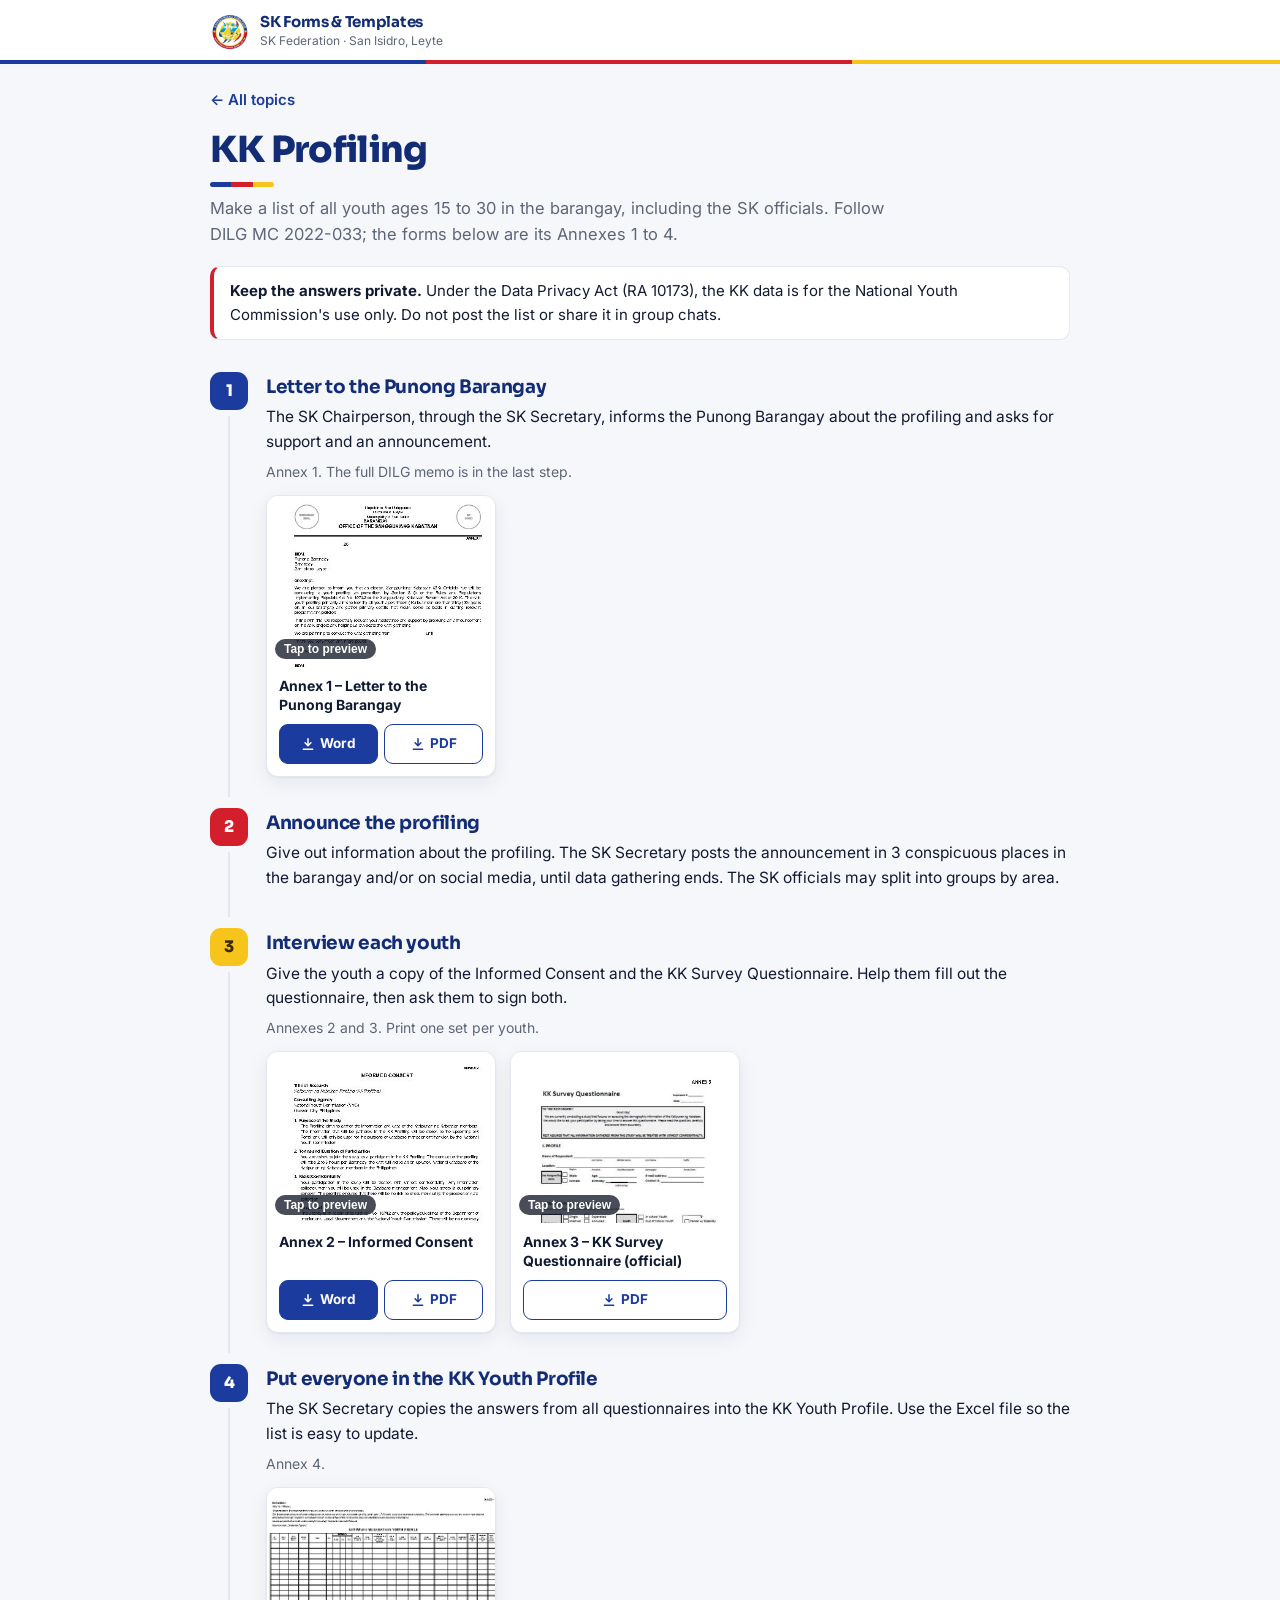
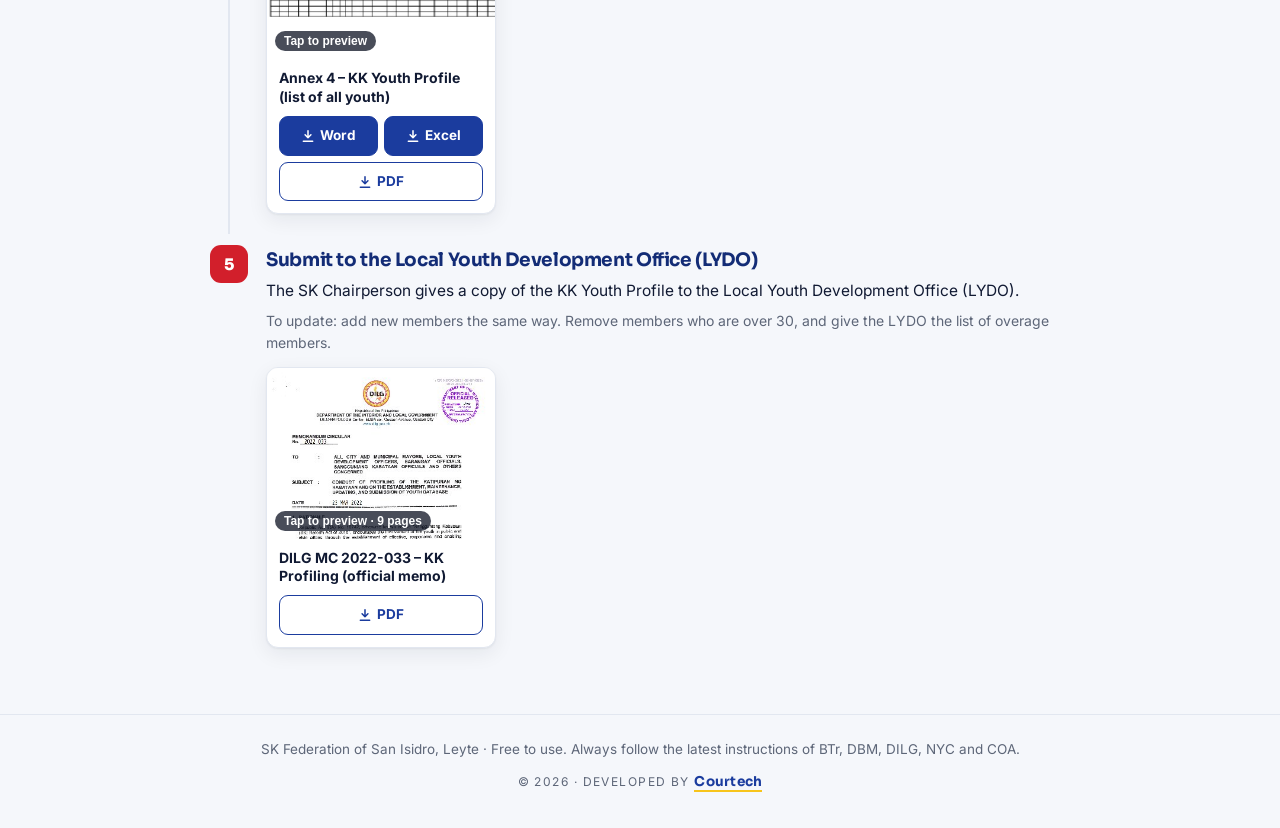
<file: kk-profiling.html>
<!DOCTYPE html>
<html lang="en">
<head>
<meta charset="utf-8">
<meta name="viewport" content="width=device-width, initial-scale=1">
<title>KK Profiling · SK Forms & Templates</title>
<meta name="description" content="Free Word and PDF templates for SK officials of San Isidro, Leyte.">
<meta property="og:title" content="KK Profiling · SK Forms & Templates">
<meta property="og:description" content="Free Word and PDF templates for SK officials of San Isidro, Leyte.">
<meta property="og:image" content="img/sk-fed.png">
<link rel="icon" href="img/sk-fed.png">
<link rel="preconnect" href="https://fonts.googleapis.com">
<link rel="preconnect" href="https://fonts.gstatic.com" crossorigin>
<link href="https://fonts.googleapis.com/css2?family=Sora:wght@600;700;800&family=Inter:wght@400;500;600;700&display=swap" rel="stylesheet">
<link rel="stylesheet" href="assets/site.css?v=202611192139">
</head>
<body class="">
<header class="topbar"><div class="wrap"><a class="brand" href="index.html"><img src="img/sk-fed.png" alt=""><div><b>SK Forms & Templates</b><span>SK Federation · San Isidro, Leyte</span></div></a></div></header>
<div class="stripe"></div>
<main class="wrap">
<a class="back" href="index.html">← All topics</a>
<div class="page-head"><h1>KK Profiling</h1><p>Make a list of all youth ages 15 to 30 in the barangay, including the SK officials. Follow DILG MC 2022-033; the forms below are its Annexes 1 to 4.</p><div class="tip"><b>Keep the answers private.</b> Under the Data Privacy Act (RA 10173), the KK data is for the National Youth Commission's use only. Do not post the list or share it in group chats.</div></div>
<ol class="steps"><li class="step"><h3>Letter to the Punong Barangay</h3><p>The SK Chairperson, through the SK Secretary, informs the Punong Barangay about the profiling and asks for support and an announcement.</p><p class=who>Annex 1. The full DILG memo is in the last step.</p><div class=docs><div data-doc="kkletter"></div></div></li><li class="step"><h3>Announce the profiling</h3><p>Give out information about the profiling. The SK Secretary posts the announcement in 3 conspicuous places in the barangay and/or on social media, until data gathering ends. The SK officials may split into groups by area.</p></li><li class="step"><h3>Interview each youth</h3><p>Give the youth a copy of the Informed Consent and the KK Survey Questionnaire. Help them fill out the questionnaire, then ask them to sign both.</p><p class=who>Annexes 2 and 3. Print one set per youth.</p><div class=docs><div data-doc="kkconsent"></div><div data-doc="kksurvey"></div></div></li><li class="step"><h3>Put everyone in the KK Youth Profile</h3><p>The SK Secretary copies the answers from all questionnaires into the KK Youth Profile. Use the Excel file so the list is easy to update.</p><p class=who>Annex 4.</p><div class=docs><div data-doc="kkprofile"></div></div></li><li class="step"><h3>Submit to the Local Youth Development Office (LYDO)</h3><p>The SK Chairperson gives a copy of the KK Youth Profile to the Local Youth Development Office (LYDO).</p><p class=who>To update: add new members the same way. Remove members who are over 30, and give the LYDO the list of overage members.</p><div class=docs><div data-doc="kkmc"></div></div></li></ol>
</main>
<footer>SK Federation of San Isidro, Leyte · Free to use. Always follow the latest instructions of BTr, DBM, DILG, NYC and COA.<span class="credit">© 2026 · Developed by <b>Courtech</b></span></footer>
<script src="assets/site.js?v=202611192139"></script>
</body>
</html>
</file>
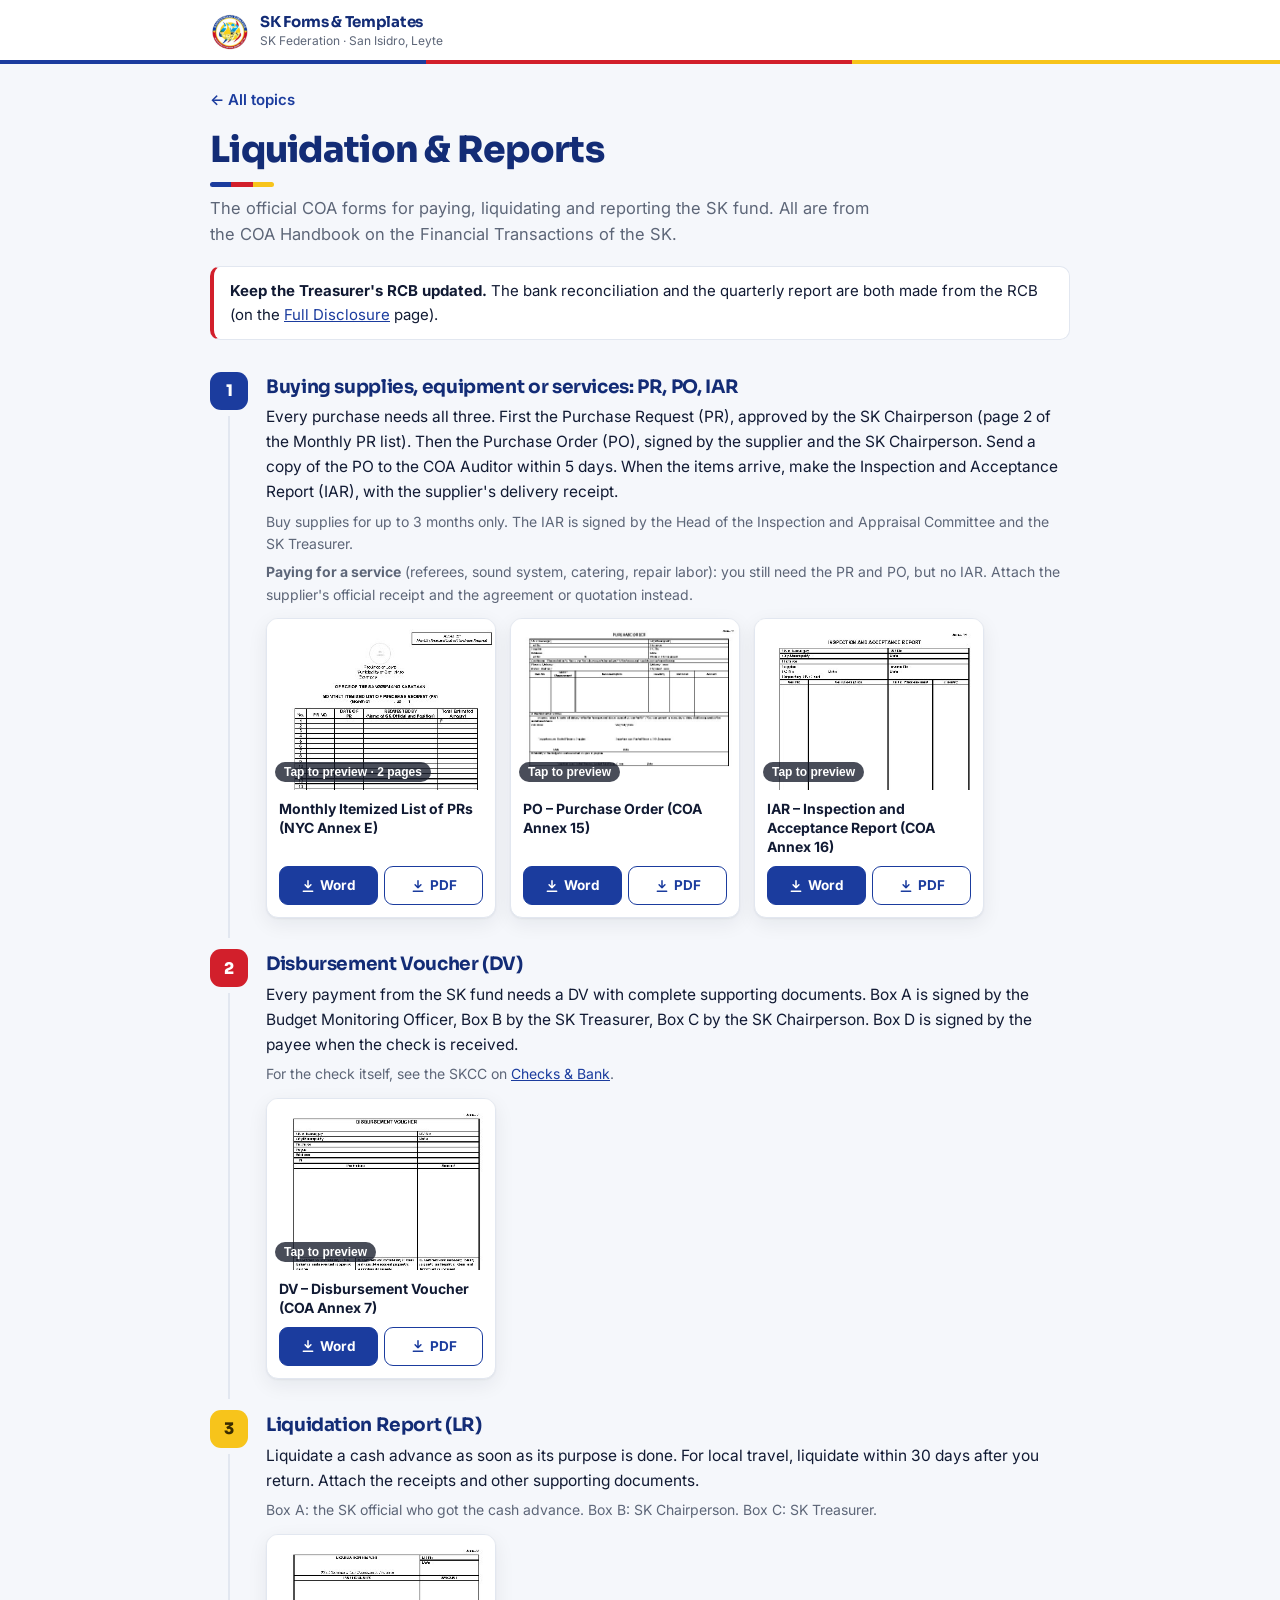
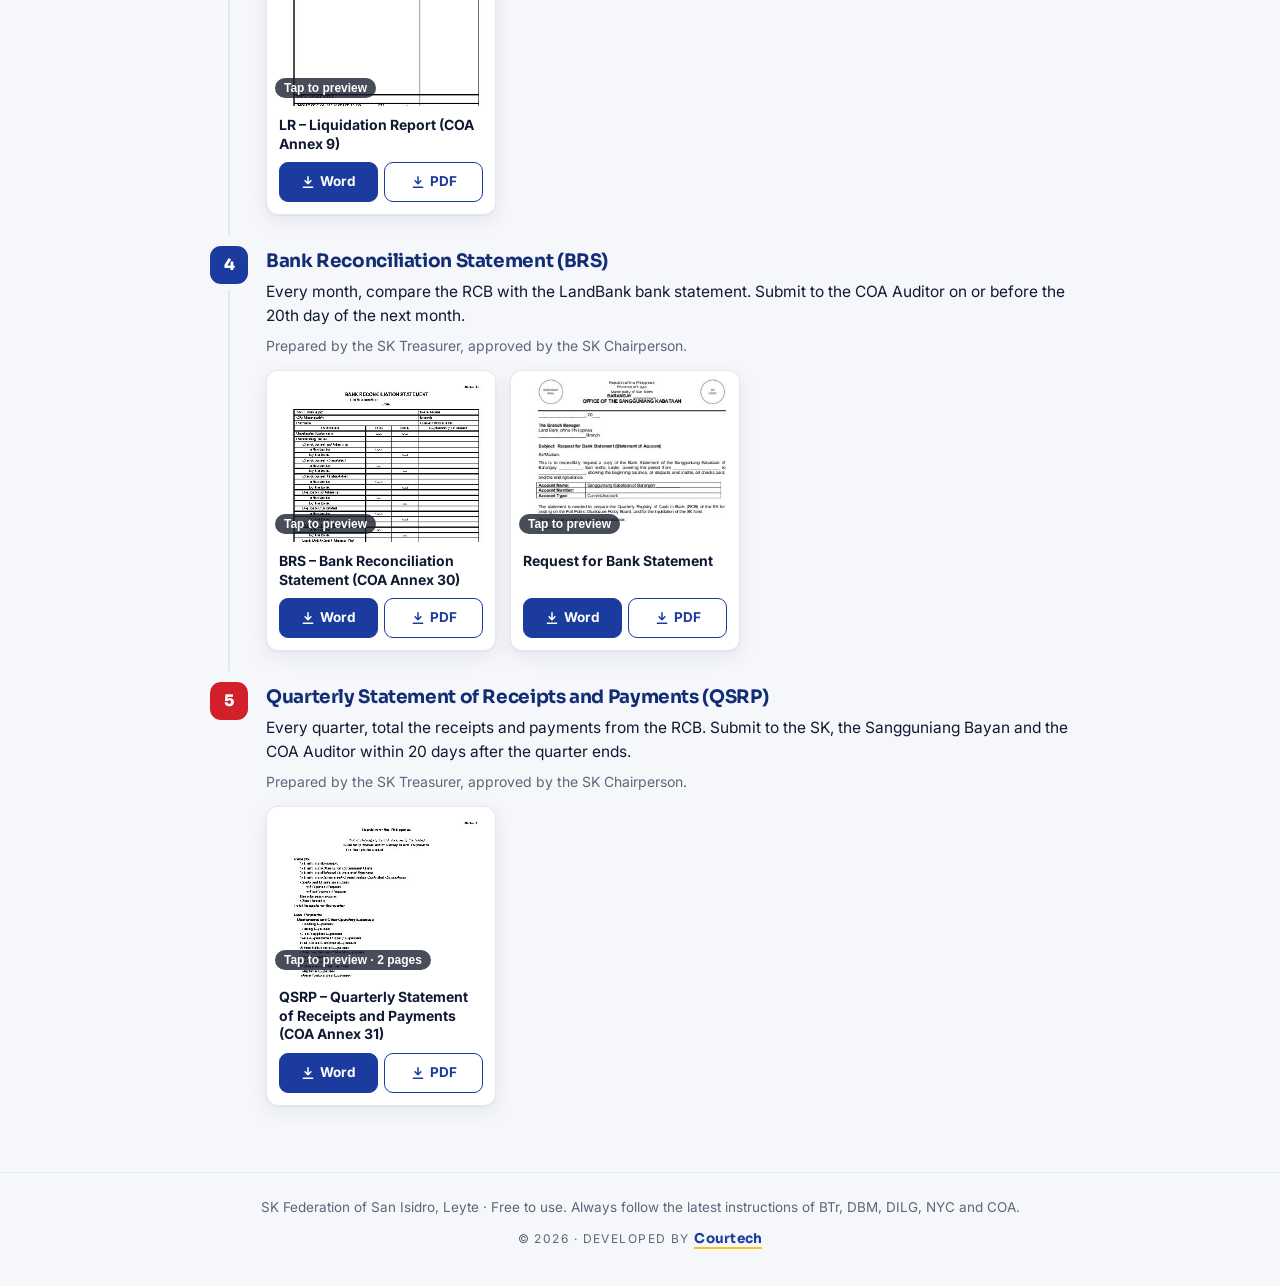
<file: liquidation.html>
<!DOCTYPE html>
<html lang="en">
<head>
<meta charset="utf-8">
<meta name="viewport" content="width=device-width, initial-scale=1">
<title>Liquidation &amp; Reports · SK Forms & Templates</title>
<meta name="description" content="Free Word and PDF templates for SK officials of San Isidro, Leyte.">
<meta property="og:title" content="Liquidation &amp; Reports · SK Forms & Templates">
<meta property="og:description" content="Free Word and PDF templates for SK officials of San Isidro, Leyte.">
<meta property="og:image" content="img/sk-fed.png">
<link rel="icon" href="img/sk-fed.png">
<link rel="preconnect" href="https://fonts.googleapis.com">
<link rel="preconnect" href="https://fonts.gstatic.com" crossorigin>
<link href="https://fonts.googleapis.com/css2?family=Sora:wght@600;700;800&family=Inter:wght@400;500;600;700&display=swap" rel="stylesheet">
<link rel="stylesheet" href="assets/site.css?v=202611192139">
</head>
<body class="">
<header class="topbar"><div class="wrap"><a class="brand" href="index.html"><img src="img/sk-fed.png" alt=""><div><b>SK Forms & Templates</b><span>SK Federation · San Isidro, Leyte</span></div></a></div></header>
<div class="stripe"></div>
<main class="wrap">
<a class="back" href="index.html">← All topics</a>
<div class="page-head"><h1>Liquidation &amp; Reports</h1><p>The official COA forms for paying, liquidating and reporting the SK fund. All are from the COA Handbook on the Financial Transactions of the SK.</p><div class="tip"><b>Keep the Treasurer's RCB updated.</b> The bank reconciliation and the quarterly report are both made from the RCB (on the <a href='full-disclosure.html'>Full Disclosure</a> page).</div></div>
<ol class="steps"><li class="step"><h3>Buying supplies, equipment or services: PR, PO, IAR</h3><p>Every purchase needs all three. First the Purchase Request (PR), approved by the SK Chairperson (page 2 of the Monthly PR list). Then the Purchase Order (PO), signed by the supplier and the SK Chairperson. Send a copy of the PO to the COA Auditor within 5 days. When the items arrive, make the Inspection and Acceptance Report (IAR), with the supplier's delivery receipt.</p><p class=who>Buy supplies for up to 3 months only. The IAR is signed by the Head of the Inspection and Appraisal Committee and the SK Treasurer.</p><p class=who><b>Paying for a service</b> (referees, sound system, catering, repair labor): you still need the PR and PO, but no IAR. Attach the supplier's official receipt and the agreement or quotation instead.</p><div class=docs><div data-doc="prlist"></div><div data-doc="po"></div><div data-doc="iar"></div></div></li><li class="step"><h3>Disbursement Voucher (DV)</h3><p>Every payment from the SK fund needs a DV with complete supporting documents. Box A is signed by the Budget Monitoring Officer, Box B by the SK Treasurer, Box C by the SK Chairperson. Box D is signed by the payee when the check is received.</p><p class=who>For the check itself, see the SKCC on <a href='checks-bank.html'>Checks &amp; Bank</a>.</p><div class=docs><div data-doc="dv"></div></div></li><li class="step"><h3>Liquidation Report (LR)</h3><p>Liquidate a cash advance as soon as its purpose is done. For local travel, liquidate within 30 days after you return. Attach the receipts and other supporting documents.</p><p class=who>Box A: the SK official who got the cash advance. Box B: SK Chairperson. Box C: SK Treasurer.</p><div class=docs><div data-doc="lr"></div></div></li><li class="step"><h3>Bank Reconciliation Statement (BRS)</h3><p>Every month, compare the RCB with the LandBank bank statement. Submit to the COA Auditor on or before the 20th day of the next month.</p><p class=who>Prepared by the SK Treasurer, approved by the SK Chairperson.</p><div class=docs><div data-doc="brs"></div><div data-doc="bankreq"></div></div></li><li class="step"><h3>Quarterly Statement of Receipts and Payments (QSRP)</h3><p>Every quarter, total the receipts and payments from the RCB. Submit to the SK, the Sangguniang Bayan and the COA Auditor within 20 days after the quarter ends.</p><p class=who>Prepared by the SK Treasurer, approved by the SK Chairperson.</p><div class=docs><div data-doc="qsrp"></div></div></li></ol>
</main>
<footer>SK Federation of San Isidro, Leyte · Free to use. Always follow the latest instructions of BTr, DBM, DILG, NYC and COA.<span class="credit">© 2026 · Developed by <b>Courtech</b></span></footer>
<script src="assets/site.js?v=202611192139"></script>
</body>
</html>
</file>
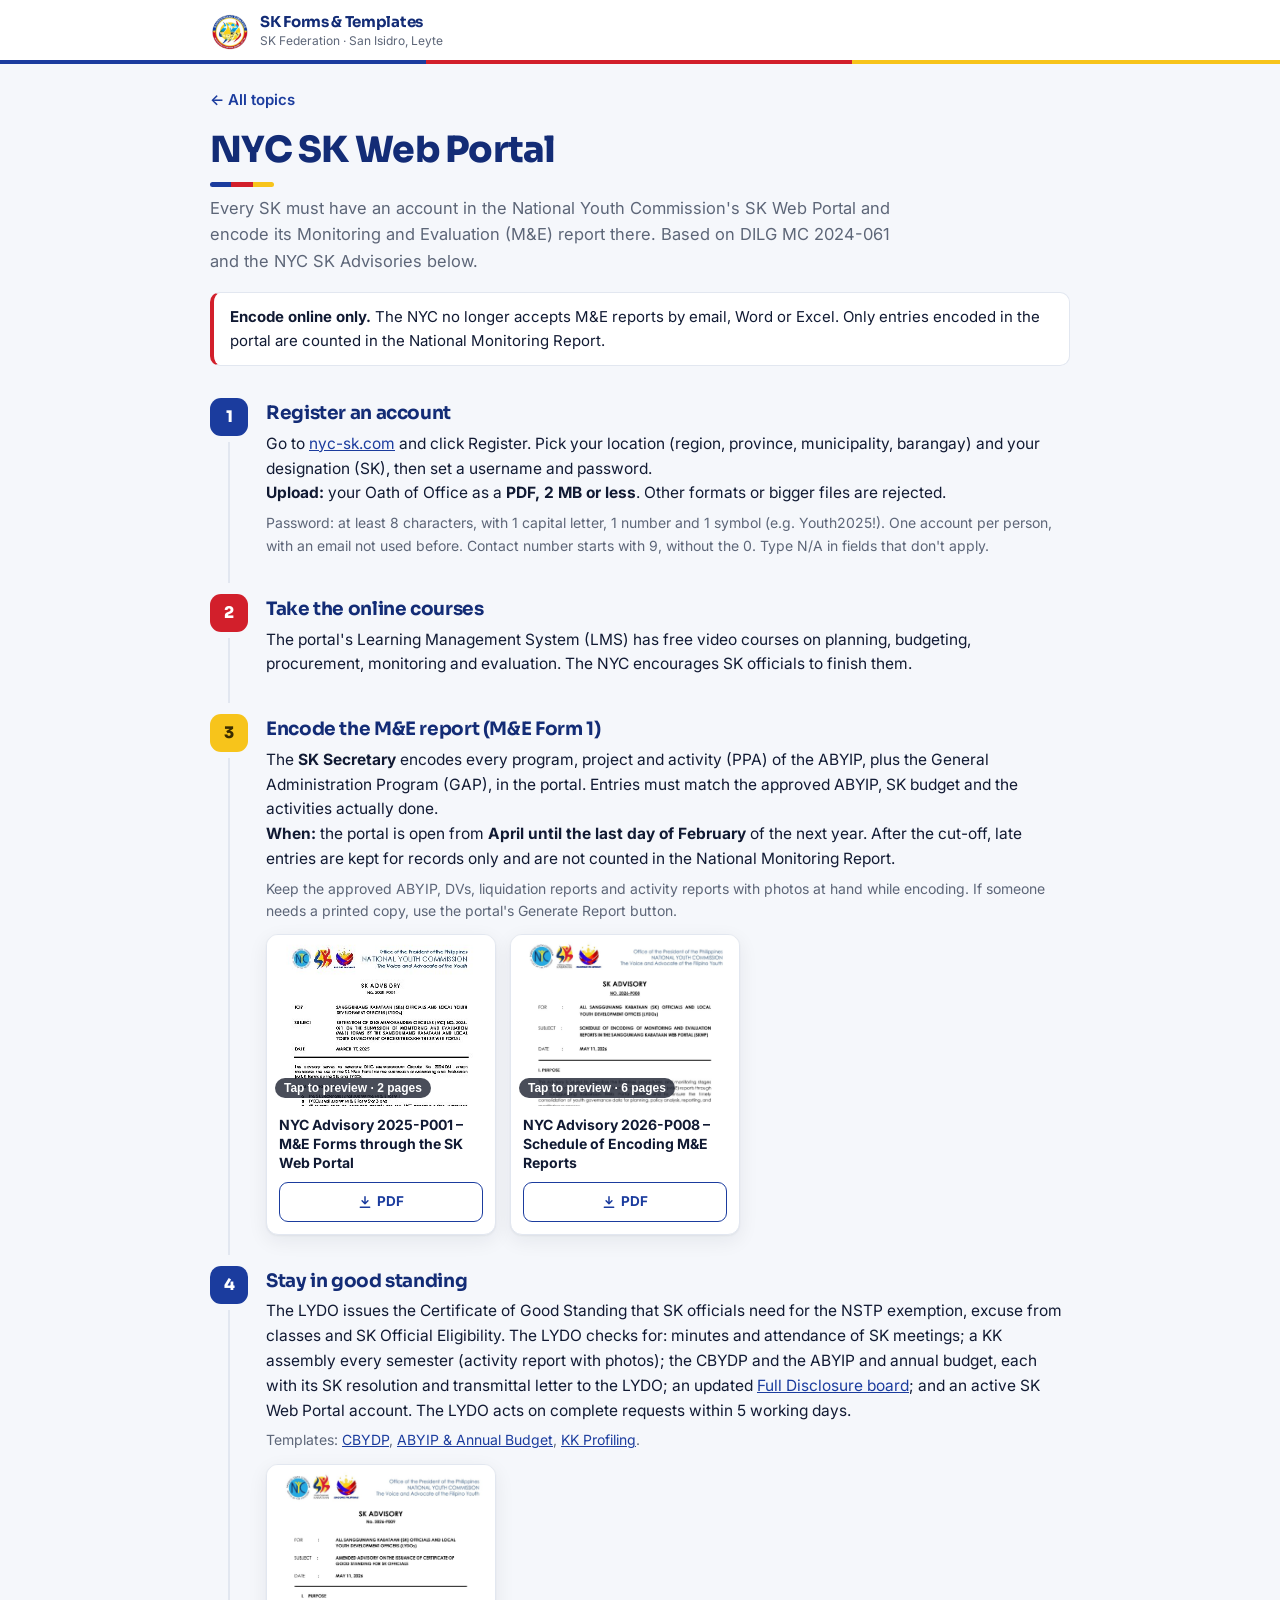
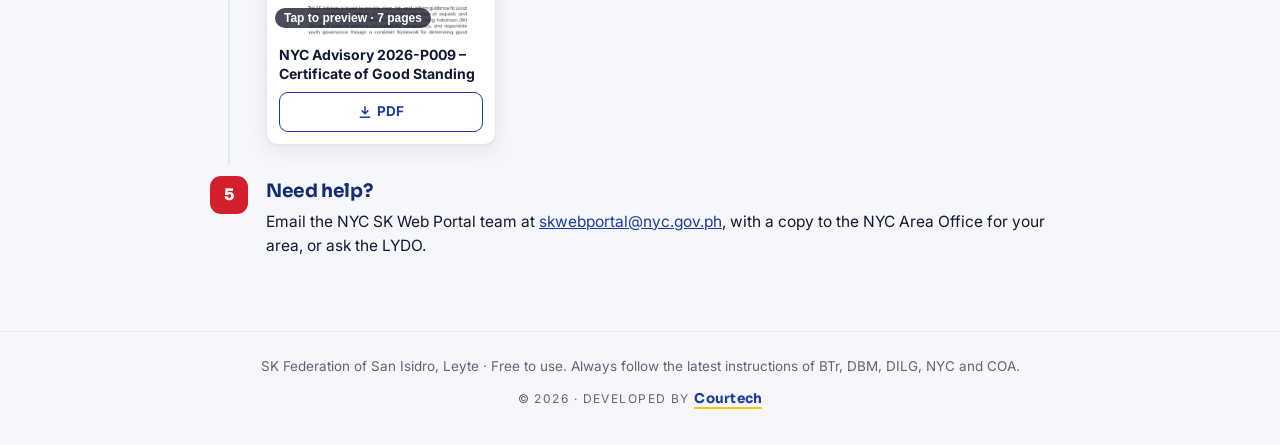
<file: nyc-portal.html>
<!DOCTYPE html>
<html lang="en">
<head>
<meta charset="utf-8">
<meta name="viewport" content="width=device-width, initial-scale=1">
<title>NYC SK Web Portal · SK Forms & Templates</title>
<meta name="description" content="Free Word and PDF templates for SK officials of San Isidro, Leyte.">
<meta property="og:title" content="NYC SK Web Portal · SK Forms & Templates">
<meta property="og:description" content="Free Word and PDF templates for SK officials of San Isidro, Leyte.">
<meta property="og:image" content="img/sk-fed.png">
<link rel="icon" href="img/sk-fed.png">
<link rel="preconnect" href="https://fonts.googleapis.com">
<link rel="preconnect" href="https://fonts.gstatic.com" crossorigin>
<link href="https://fonts.googleapis.com/css2?family=Sora:wght@600;700;800&family=Inter:wght@400;500;600;700&display=swap" rel="stylesheet">
<link rel="stylesheet" href="assets/site.css?v=202611192139">
</head>
<body class="">
<header class="topbar"><div class="wrap"><a class="brand" href="index.html"><img src="img/sk-fed.png" alt=""><div><b>SK Forms & Templates</b><span>SK Federation · San Isidro, Leyte</span></div></a></div></header>
<div class="stripe"></div>
<main class="wrap">
<a class="back" href="index.html">← All topics</a>
<div class="page-head"><h1>NYC SK Web Portal</h1><p>Every SK must have an account in the National Youth Commission's SK Web Portal and encode its Monitoring and Evaluation (M&amp;E) report there. Based on DILG MC 2024-061 and the NYC SK Advisories below.</p><div class="tip"><b>Encode online only.</b> The NYC no longer accepts M&amp;E reports by email, Word or Excel. Only entries encoded in the portal are counted in the National Monitoring Report.</div></div>
<ol class="steps"><li class="step"><h3>Register an account</h3><p>Go to <a href='https://nyc-sk.com' target='_blank' rel='noopener'>nyc-sk.com</a> and click Register. Pick your location (region, province, municipality, barangay) and your designation (SK), then set a username and password.<br><b>Upload:</b> your Oath of Office as a <b>PDF, 2 MB or less</b>. Other formats or bigger files are rejected.</p><p class=who>Password: at least 8 characters, with 1 capital letter, 1 number and 1 symbol (e.g. Youth2025!). One account per person, with an email not used before. Contact number starts with 9, without the 0. Type N/A in fields that don't apply.</p></li><li class="step"><h3>Take the online courses</h3><p>The portal's Learning Management System (LMS) has free video courses on planning, budgeting, procurement, monitoring and evaluation. The NYC encourages SK officials to finish them.</p></li><li class="step"><h3>Encode the M&amp;E report (M&amp;E Form 1)</h3><p>The <b>SK Secretary</b> encodes every program, project and activity (PPA) of the ABYIP, plus the General Administration Program (GAP), in the portal. Entries must match the approved ABYIP, SK budget and the activities actually done.<br><b>When:</b> the portal is open from <b>April until the last day of February</b> of the next year. After the cut-off, late entries are kept for records only and are not counted in the National Monitoring Report.</p><p class=who>Keep the approved ABYIP, DVs, liquidation reports and activity reports with photos at hand while encoding. If someone needs a printed copy, use the portal's Generate Report button.</p><div class=docs><div data-doc="nycme"></div><div data-doc="nycsched"></div></div></li><li class="step"><h3>Stay in good standing</h3><p>The LYDO issues the Certificate of Good Standing that SK officials need for the NSTP exemption, excuse from classes and SK Official Eligibility. The LYDO checks for: minutes and attendance of SK meetings; a KK assembly every semester (activity report with photos); the CBYDP and the ABYIP and annual budget, each with its SK resolution and transmittal letter to the LYDO; an updated <a href='full-disclosure.html'>Full Disclosure board</a>; and an active SK Web Portal account. The LYDO acts on complete requests within 5 working days.</p><p class=who>Templates: <a href='cbydp.html'>CBYDP</a>, <a href='abyip-budget.html'>ABYIP &amp; Annual Budget</a>, <a href='kk-profiling.html'>KK Profiling</a>.</p><div class=docs><div data-doc="nycgood"></div></div></li><li class="step"><h3>Need help?</h3><p>Email the NYC SK Web Portal team at <a href='mailto:skwebportal@nyc.gov.ph'>skwebportal@nyc.gov.ph</a>, with a copy to the NYC Area Office for your area, or ask the LYDO.</p></li></ol>
</main>
<footer>SK Federation of San Isidro, Leyte · Free to use. Always follow the latest instructions of BTr, DBM, DILG, NYC and COA.<span class="credit">© 2026 · Developed by <b>Courtech</b></span></footer>
<script src="assets/site.js?v=202611192139"></script>
</body>
</html>
</file>
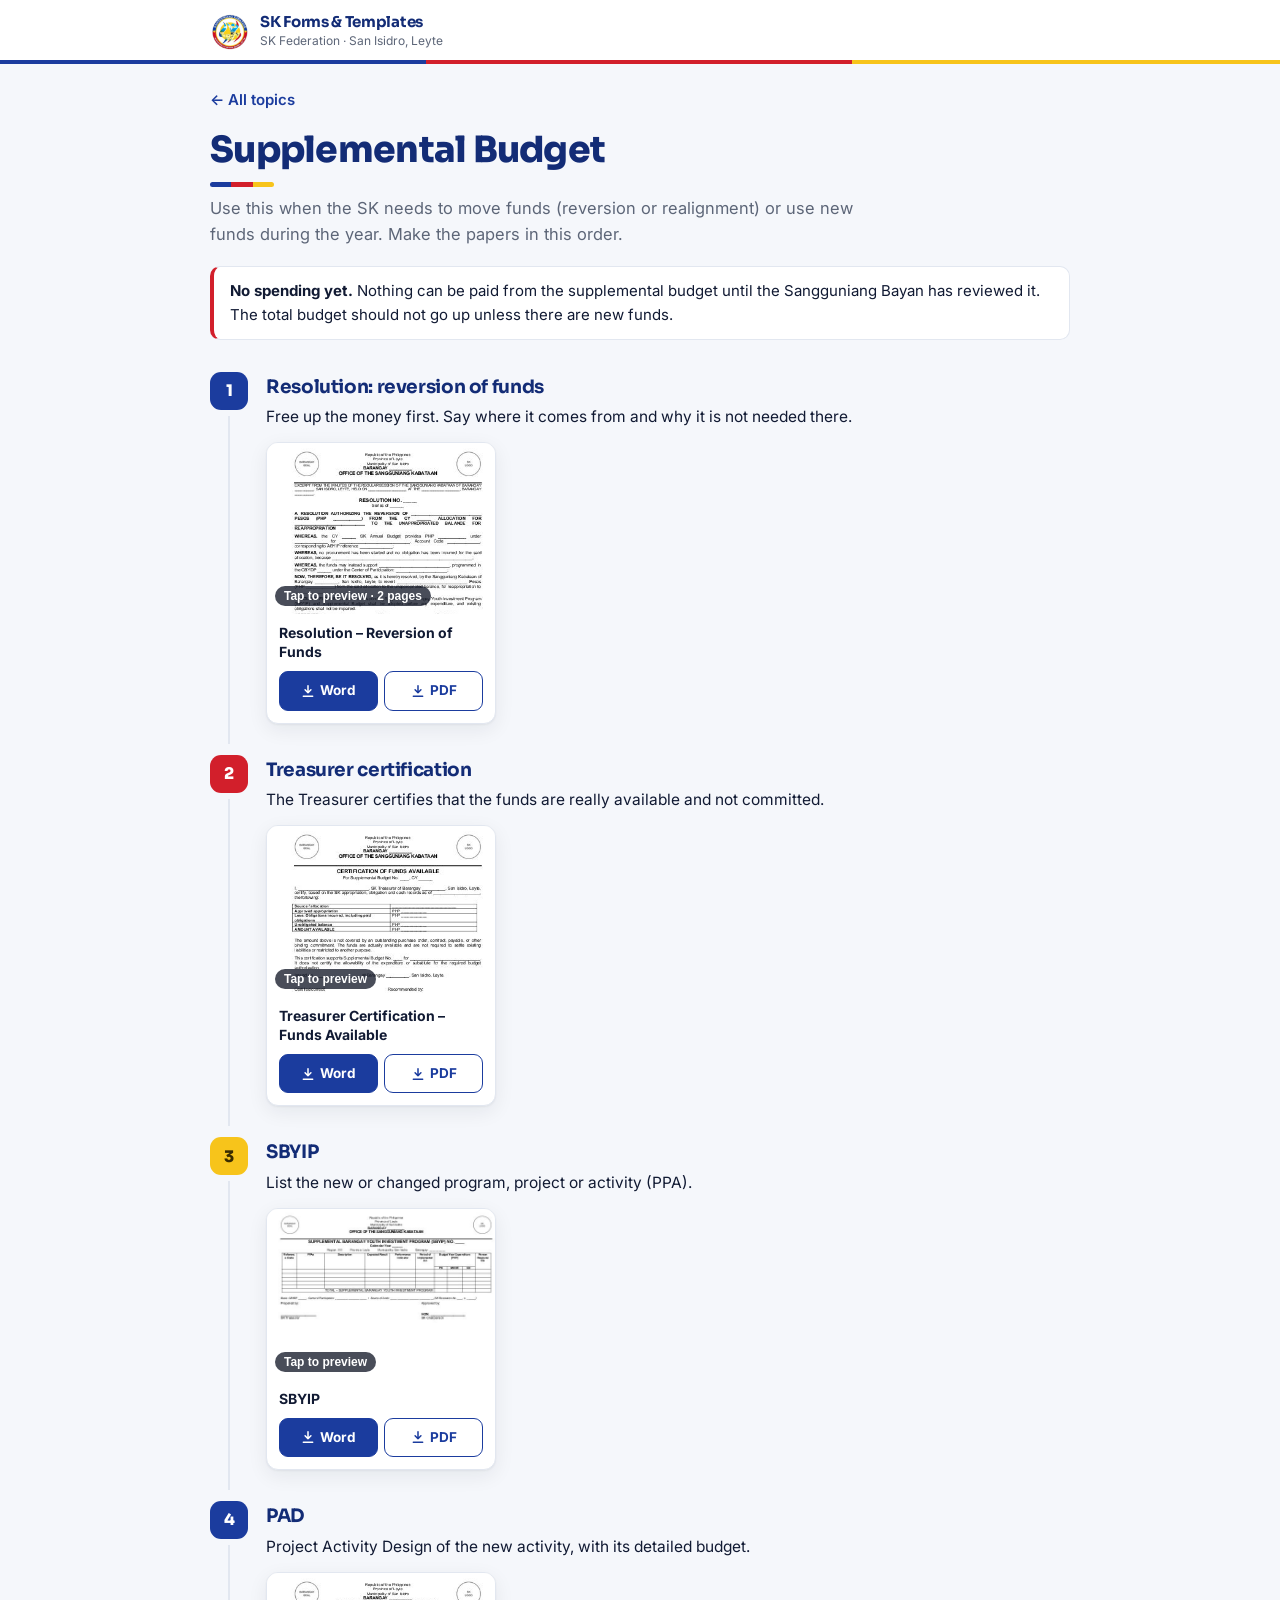
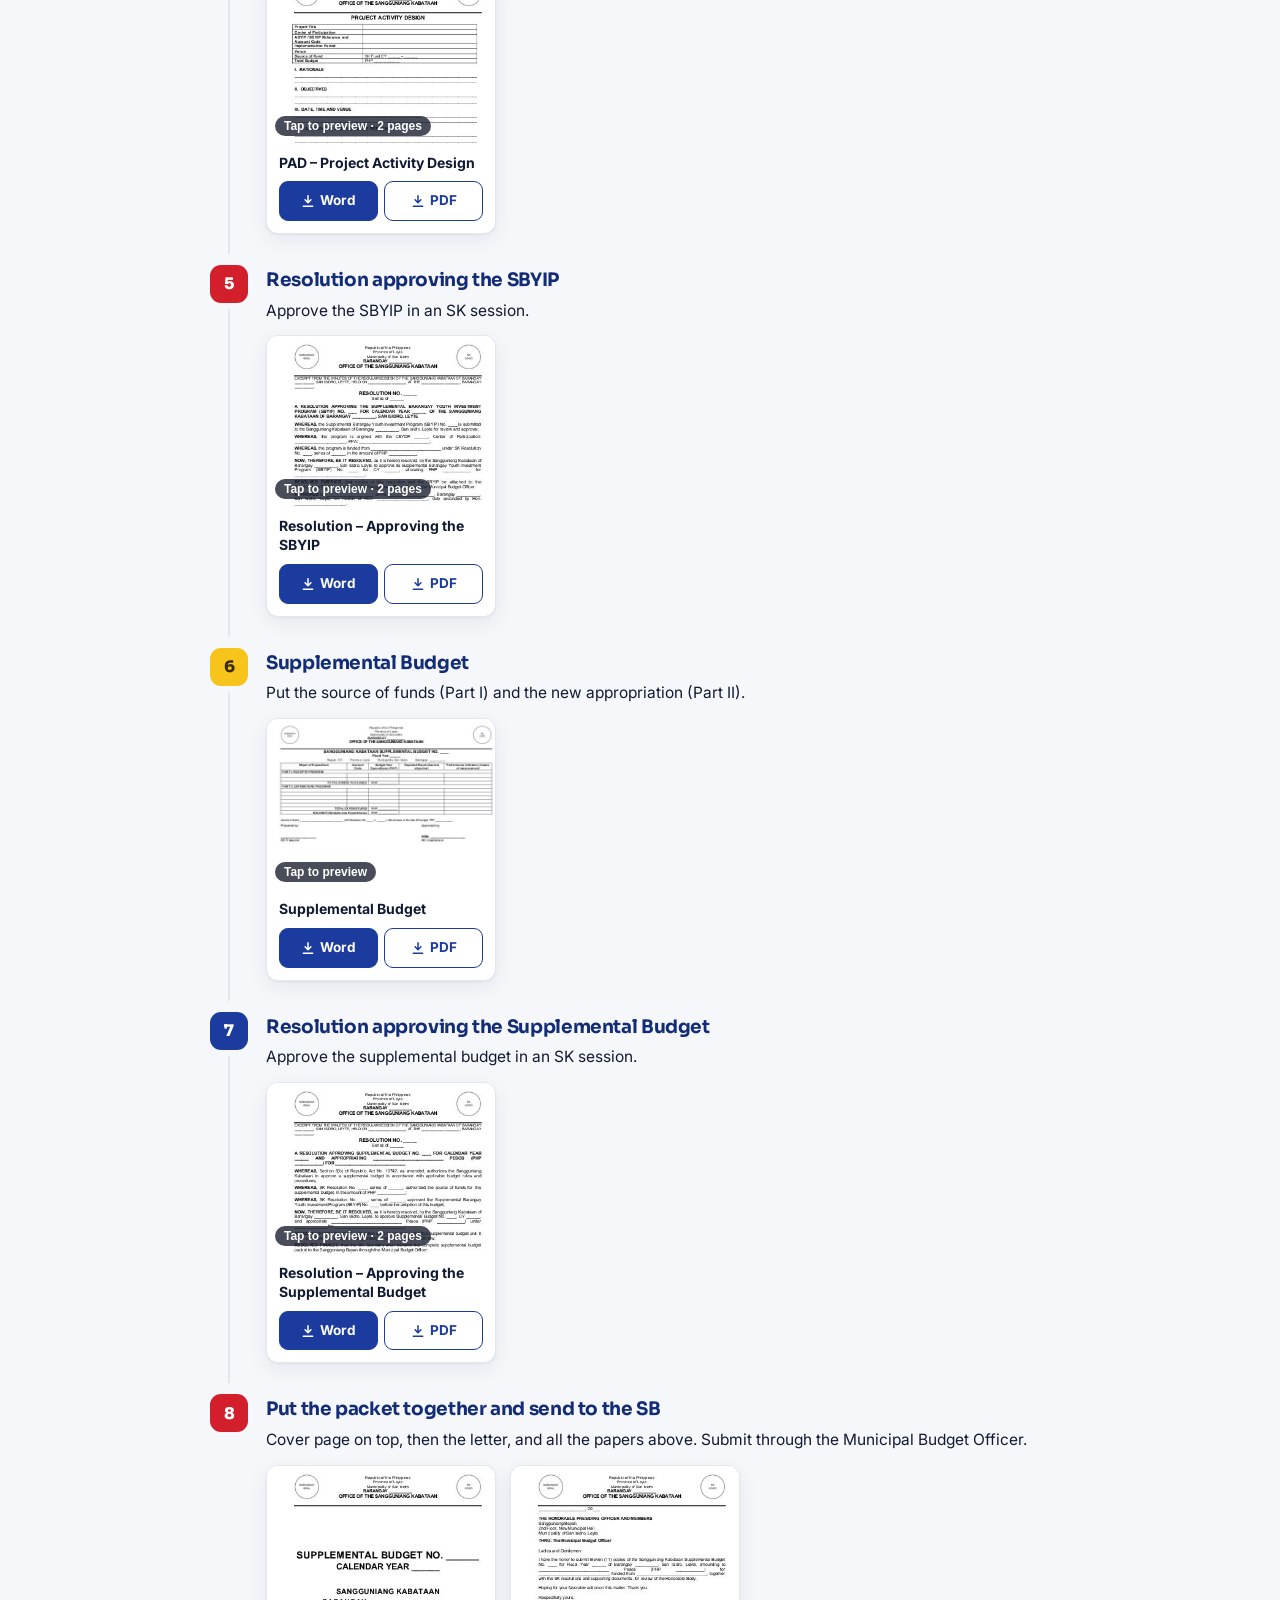
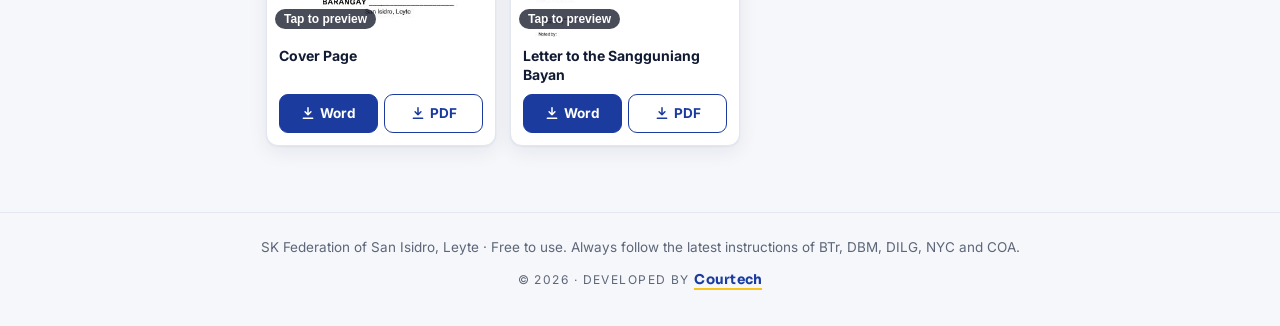
<file: supplemental-budget.html>
<!DOCTYPE html>
<html lang="en">
<head>
<meta charset="utf-8">
<meta name="viewport" content="width=device-width, initial-scale=1">
<title>Supplemental Budget · SK Forms & Templates</title>
<meta name="description" content="Free Word and PDF templates for SK officials of San Isidro, Leyte.">
<meta property="og:title" content="Supplemental Budget · SK Forms & Templates">
<meta property="og:description" content="Free Word and PDF templates for SK officials of San Isidro, Leyte.">
<meta property="og:image" content="img/sk-fed.png">
<link rel="icon" href="img/sk-fed.png">
<link rel="preconnect" href="https://fonts.googleapis.com">
<link rel="preconnect" href="https://fonts.gstatic.com" crossorigin>
<link href="https://fonts.googleapis.com/css2?family=Sora:wght@600;700;800&family=Inter:wght@400;500;600;700&display=swap" rel="stylesheet">
<link rel="stylesheet" href="assets/site.css?v=202611192139">
</head>
<body class="">
<header class="topbar"><div class="wrap"><a class="brand" href="index.html"><img src="img/sk-fed.png" alt=""><div><b>SK Forms & Templates</b><span>SK Federation · San Isidro, Leyte</span></div></a></div></header>
<div class="stripe"></div>
<main class="wrap">
<a class="back" href="index.html">← All topics</a>
<div class="page-head"><h1>Supplemental Budget</h1><p>Use this when the SK needs to move funds (reversion or realignment) or use new funds during the year. Make the papers in this order.</p><div class="tip"><b>No spending yet.</b> Nothing can be paid from the supplemental budget until the Sangguniang Bayan has reviewed it. The total budget should not go up unless there are new funds.</div></div>
<ol class="steps"><li class="step"><h3>Resolution: reversion of funds</h3><p>Free up the money first. Say where it comes from and why it is not needed there.</p><div class=docs><div data-doc="sbrev"></div></div></li><li class="step"><h3>Treasurer certification</h3><p>The Treasurer certifies that the funds are really available and not committed.</p><div class=docs><div data-doc="sbcert"></div></div></li><li class="step"><h3>SBYIP</h3><p>List the new or changed program, project or activity (PPA).</p><div class=docs><div data-doc="sbyip"></div></div></li><li class="step"><h3>PAD</h3><p>Project Activity Design of the new activity, with its detailed budget.</p><div class=docs><div data-doc="pad"></div></div></li><li class="step"><h3>Resolution approving the SBYIP</h3><p>Approve the SBYIP in an SK session.</p><div class=docs><div data-doc="sbressbyip"></div></div></li><li class="step"><h3>Supplemental Budget</h3><p>Put the source of funds (Part I) and the new appropriation (Part II).</p><div class=docs><div data-doc="sb"></div></div></li><li class="step"><h3>Resolution approving the Supplemental Budget</h3><p>Approve the supplemental budget in an SK session.</p><div class=docs><div data-doc="sbressb"></div></div></li><li class="step"><h3>Put the packet together and send to the SB</h3><p>Cover page on top, then the letter, and all the papers above. Submit through the Municipal Budget Officer.</p><div class=docs><div data-doc="sbcover"></div><div data-doc="sbletter"></div></div></li></ol>
</main>
<footer>SK Federation of San Isidro, Leyte · Free to use. Always follow the latest instructions of BTr, DBM, DILG, NYC and COA.<span class="credit">© 2026 · Developed by <b>Courtech</b></span></footer>
<script src="assets/site.js?v=202611192139"></script>
</body>
</html>
</file>
<file: assets/site.css>
:root{--blue:#1b3c9e;--blue-d:#132c76;--red:#d21f2b;--yellow:#f7c41b;--ink:#161c2b;--muted:#5d6678;--line:#e3e7ef;--bg:#f6f7fa;--card:#fff;--shadow:0 1px 2px rgba(20,27,45,.05),0 6px 20px rgba(20,27,45,.07)}
*{box-sizing:border-box}
html{scroll-behavior:smooth}
body{margin:0;font-family:"Plus Jakarta Sans",system-ui,-apple-system,"Segoe UI",Arial,sans-serif;color:var(--ink);background:var(--bg);line-height:1.6;-webkit-font-smoothing:antialiased}
a{color:var(--blue)}
.wrap{max-width:900px;margin:0 auto;padding:0 20px}

/* top bar */
.topbar{background:#fff;border-bottom:1px solid var(--line)}
.topbar .wrap{display:flex;align-items:center;gap:12px;height:64px}
.brand{display:flex;align-items:center;gap:10px;text-decoration:none;color:var(--ink)}
.brand img{width:40px;height:40px;object-fit:contain}
.brand b{display:block;font-size:15px;line-height:1.2}
.brand span{display:block;font-size:12px;color:var(--muted)}
.stripe{height:5px;background:linear-gradient(90deg,var(--blue) 0 33.3%,var(--red) 33.3% 66.6%,var(--yellow) 66.6%)}

/* home */
.intro{padding:44px 0 8px;text-align:center}
.intro h1{font-size:clamp(28px,5vw,40px);line-height:1.15;margin:0 0 8px;letter-spacing:-.02em}
.intro p{margin:0 auto;color:var(--muted);font-size:17px;max-width:560px}
.topics{display:grid;grid-template-columns:repeat(2,1fr);gap:16px;padding:30px 0 10px}
.topic{display:block;background:#fff;border:1px solid var(--line);border-radius:16px;padding:22px 22px 20px;text-decoration:none;color:var(--ink);box-shadow:var(--shadow);transition:transform .15s,border-color .15s}
.topic:hover{transform:translateY(-3px);border-color:var(--blue)}
.topic h2{margin:0 0 4px;font-size:21px}
.topic p{margin:0 0 14px;color:var(--muted);font-size:15px}
.topic .go{font-weight:700;color:var(--blue);font-size:15px}
.howto{margin:22px 0 0;background:#fff;border:1px solid var(--line);border-radius:16px;padding:18px 22px;display:flex;gap:26px;flex-wrap:wrap;justify-content:center;color:var(--muted);font-size:14.5px}
.howto b{color:var(--ink)}

/* guide page */
.back{display:inline-block;margin:24px 0 0;font-weight:600;text-decoration:none;font-size:15px}
.page-head{padding:10px 0 6px}
.page-head h1{font-size:clamp(26px,4.5vw,36px);line-height:1.15;margin:6px 0 8px;letter-spacing:-.02em}
.page-head p{margin:0;color:var(--muted);font-size:16.5px;max-width:680px}
.tip{margin:18px 0 0;background:#fff;border:1px solid var(--line);border-left:4px solid var(--yellow);border-radius:10px;padding:12px 16px;font-size:15px}

.steps{list-style:none;padding:0;margin:26px 0 0;counter-reset:s}
.step{counter-increment:s;position:relative;padding:0 0 26px 56px}
.step::before{content:counter(s);position:absolute;left:0;top:0;width:38px;height:38px;border-radius:50%;background:var(--blue);color:#fff;font-weight:800;display:flex;align-items:center;justify-content:center;font-size:16px}
.step::after{content:"";position:absolute;left:18px;top:44px;bottom:6px;width:2px;background:var(--line)}
.step:last-child::after{display:none}
.step h3{margin:5px 0 4px;font-size:18.5px}
.step p{margin:0 0 6px;font-size:15.5px}
.step .who{color:var(--muted);font-size:14px}
.docs{display:flex;gap:14px;flex-wrap:wrap;margin-top:12px}

/* document card */
.doc{width:230px;background:#fff;border:1px solid var(--line);border-radius:12px;box-shadow:var(--shadow);overflow:hidden;display:flex;flex-direction:column}
.doc .prev{display:block;width:100%;border:0;padding:0;margin:0;cursor:zoom-in;background:#eef0f4;aspect-ratio:4/3;overflow:hidden;position:relative}
.doc .prev img{width:100%;height:100%;object-fit:cover;object-position:top;display:block;transition:transform .3s}
.doc .prev:hover img{transform:scale(1.04)}
.doc .prev .hint{position:absolute;left:8px;bottom:8px;background:rgba(22,28,43,.78);color:#fff;font-size:12px;font-weight:600;padding:3px 9px;border-radius:999px}
.doc .meta{padding:10px 12px 12px;display:flex;flex-direction:column;gap:9px;flex:1}
.doc .meta b{font-size:14px;line-height:1.35}
.dl{display:flex;gap:6px;margin-top:auto}
.btn{flex:1;display:inline-flex;align-items:center;justify-content:center;gap:5px;text-decoration:none;font-size:13.5px;font-weight:700;padding:8px 10px;border-radius:8px;border:1.5px solid var(--blue);color:var(--blue);background:#fff;white-space:nowrap}
.btn:hover{background:#eef2fc}
.btn.word{background:var(--blue);color:#fff}
.btn.word:hover{background:var(--blue-d)}

/* lightbox */
.lb{position:fixed;inset:0;z-index:100;display:none;background:rgba(15,20,35,.45);backdrop-filter:blur(10px);-webkit-backdrop-filter:blur(10px)}
.lb.open{display:flex;flex-direction:column}
.lb-bar{display:flex;align-items:center;gap:10px;padding:12px 16px;background:#fff;box-shadow:0 2px 10px rgba(0,0,0,.15)}
.lb-bar b{flex:1;font-size:15.5px;min-width:0;overflow:hidden;text-overflow:ellipsis;white-space:nowrap}
.lb-bar .btn{flex:none}
.lb-close{border:0;background:#eef0f4;width:38px;height:38px;border-radius:50%;font-size:22px;line-height:1;cursor:pointer;color:var(--ink);flex:none}
.lb-pages{flex:1;overflow:auto;padding:24px 16px 40px;display:flex;flex-direction:column;align-items:center;gap:18px}
.lb-pages img{max-width:min(1000px,100%);background:#fff;box-shadow:0 10px 40px rgba(0,0,0,.35);border-radius:4px}
body.noscroll{overflow:hidden}

footer{margin-top:40px;padding:24px 0 36px;border-top:1px solid var(--line);color:var(--muted);font-size:13.5px;text-align:center}

@media (max-width:640px){
  .topics{grid-template-columns:1fr}
  .step{padding-left:48px}
  .doc{width:100%}
  .lb-bar .btn span{display:none}
}

/* home hero (same style as the FDP board) */
.hero{position:relative;overflow:hidden;color:#fff;background:radial-gradient(1200px 500px at 85% -10%,rgba(247,196,27,.35),transparent 60%),linear-gradient(135deg,var(--blue-d),var(--blue) 55%,#2952c4)}
.hero::after{content:"";position:absolute;left:0;right:0;bottom:0;height:8px;background:linear-gradient(90deg,var(--blue) 0 33.3%,var(--red) 33.3% 66.6%,var(--yellow) 66.6%)}
.rays{position:absolute;right:-120px;top:-120px;width:520px;height:520px;opacity:.13;background:repeating-conic-gradient(from 0deg,#fff 0 8deg,transparent 8deg 30deg);border-radius:50%;mask:radial-gradient(circle,transparent 22%,#000 23%);-webkit-mask:radial-gradient(circle,transparent 22%,#000 23%)}
.hero .wrap{position:relative;display:flex;align-items:center;justify-content:space-between;gap:32px;padding-top:52px;padding-bottom:64px;max-width:1040px}
.eyebrow{display:inline-flex;align-items:center;gap:8px;font-size:13px;font-weight:700;letter-spacing:.08em;text-transform:uppercase;background:rgba(255,255,255,.14);border:1px solid rgba(255,255,255,.25);padding:6px 12px;border-radius:999px}
.eyebrow i{width:8px;height:8px;border-radius:50%;background:var(--yellow)}
.hero h1{font-size:clamp(32px,5vw,54px);line-height:1.06;margin:16px 0 12px;font-weight:800;letter-spacing:-.02em}
.hero p{margin:0;font-size:18px;opacity:.92;max-width:560px}
.hero .chips{display:flex;gap:10px;flex-wrap:wrap;margin-top:22px}
.hero .chips span{font-weight:700;font-size:14px;background:rgba(255,255,255,.12);border:1px solid rgba(255,255,255,.22);padding:7px 13px;border-radius:999px}
.hero .chips b{color:var(--yellow)}
.hero-logos{display:flex;gap:14px;flex:none}
.hero-logos img{width:120px;height:120px;object-fit:contain;background:#fff;border-radius:50%;padding:8px;box-shadow:0 10px 30px rgba(0,0,0,.25)}
.home .topics{grid-template-columns:repeat(3,1fr);padding-top:34px;max-width:1040px}
.home .wrap.wide{max-width:1040px}
.topic .ic{width:46px;height:46px;border-radius:12px;display:flex;align-items:center;justify-content:center;margin-bottom:14px;color:#fff}
.topic .ic svg{width:24px;height:24px}
.topic .count{display:inline-block;font-size:12px;font-weight:700;color:var(--muted);background:#f0f2f6;padding:3px 9px;border-radius:999px;margin-left:8px}
.sec-title{margin:40px 0 0;font-size:13px;font-weight:800;letter-spacing:.08em;text-transform:uppercase;color:var(--muted);text-align:center}
@media (max-width:860px){.home .topics{grid-template-columns:repeat(2,1fr)}}
@media (max-width:640px){
  .hero .wrap{flex-direction:column-reverse;align-items:flex-start;gap:18px;padding-top:30px;padding-bottom:44px}
  .hero-logos img{width:72px;height:72px;padding:5px}
  .hero p{font-size:16px}
  .home .topics{grid-template-columns:1fr}
}
/* cards with 3 downloads (Word + Excel + PDF) */
.doc .dl{flex-wrap:wrap}
.doc .dl .btn:nth-child(3){flex-basis:100%}

/* ===== SK colors, civic design (white hero + slanted panel). Overrides the base above. ===== */
:root{--ink:#111a33;--bg:#f5f7fb;--line:#e2e7f0}
body{font-family:"Inter",system-ui,-apple-system,"Segoe UI",Arial,sans-serif}
h1,h2,h3,.brand b,.sec-title{font-family:"Sora","Inter",system-ui,sans-serif;letter-spacing:-.02em}

/* top bar: white with a thin SK stripe */
.topbar{position:relative;border-bottom:0}
.topbar::after{content:"";position:absolute;left:0;right:0;bottom:0;height:4px;background:linear-gradient(90deg,var(--blue) 0 33.3%,var(--red) 33.3% 66.6%,var(--yellow) 66.6%)}
.brand b{font-weight:700;color:var(--blue-d)}
.stripe{display:none}

/* hero: white left, slanted blue panel right with red + yellow edge */
.hero{background:#fff;color:var(--ink);border-bottom:1px solid var(--line)}
.hero::after{display:none}
.rays{display:none}
.hero::before{content:"";position:absolute;top:0;bottom:0;right:0;width:44%;
  background:linear-gradient(105deg,transparent 0 17.5%,var(--yellow) 17.5% 20.5%,var(--red) 20.5% 24%,var(--blue) 24%);
  clip-path:polygon(18% 0,100% 0,100% 100%,0 100%)}
.hero .wrap{padding-top:64px;padding-bottom:72px}
.eyebrow{background:#eef2fc;border:0;color:var(--blue);padding:6px 12px;border-radius:6px;font-size:12px}
.eyebrow i{background:var(--red);border-radius:2px;transform:rotate(45deg)}
.hero h1{color:var(--blue-d);font-weight:800;margin-top:18px}
.hero h1::after{content:"";display:block;width:84px;height:6px;margin-top:16px;border-radius:3px;background:linear-gradient(90deg,var(--blue) 0 33.3%,var(--red) 33.3% 66.6%,var(--yellow) 66.6%)}
.hero p{color:var(--muted);opacity:1}
.hero .chips span{background:#fff;border:1.5px solid var(--line);color:var(--ink);border-radius:8px;font-weight:600}
.hero .chips b{color:var(--red)}
.hero-logos{position:relative;z-index:1}
.hero-logos img{border:4px solid #fff;box-shadow:0 14px 34px rgba(10,25,80,.35)}

/* section title with a small SK bar */
.sec-title{color:var(--blue-d);font-size:14px;letter-spacing:.1em}
.sec-title::after{content:"";display:block;width:48px;height:4px;margin:10px auto 0;border-radius:2px;background:var(--red)}

/* topic cards: colored top edge + icon, cycling blue / red / yellow */
.topic{border-radius:14px;border:1px solid var(--line);border-top:5px solid var(--c,var(--blue));padding-top:20px}
.topic:hover{border-color:var(--line);border-top-color:var(--c,var(--blue));transform:translateY(-4px);box-shadow:0 2px 4px rgba(20,27,45,.05),0 18px 40px rgba(27,60,158,.14)}
.topics .topic:nth-child(3n+1){--c:var(--blue)}
.topics .topic:nth-child(3n+2){--c:var(--red)}
.topics .topic:nth-child(3n){--c:var(--yellow);--ct:#3a2c00}
.topic .ic{background:var(--c)!important;color:var(--ct,#fff);border-radius:12px}
.topic h2{font-weight:700;color:var(--blue-d)}
.topic .go{color:var(--blue)}
.topic .count{background:#eef2fc;color:var(--blue)}

/* guide pages */
.page-head h1{font-weight:800;color:var(--blue-d)}
.page-head h1::after{content:"";display:block;width:64px;height:5px;margin-top:12px;border-radius:3px;background:linear-gradient(90deg,var(--blue) 0 33.3%,var(--red) 33.3% 66.6%,var(--yellow) 66.6%)}
.tip{border-left-color:var(--red);border-radius:10px}
.step::before{border-radius:11px;font-family:"Sora",sans-serif;background:var(--blue)}
.step:nth-child(3n+2)::before{background:var(--red)}
.step:nth-child(3n)::before{background:var(--yellow);color:#3a2c00}
.step h3{color:var(--blue-d);font-weight:700}
.btn{border-radius:9px}

@media (max-width:640px){
  .hero::before{width:100%;height:132px;bottom:auto;clip-path:none;
    background:linear-gradient(180deg,var(--blue) 0 86%,var(--red) 86% 93%,var(--yellow) 93%)}
  .hero .wrap{padding-top:22px}
  .hero-logos{margin-bottom:34px}
}
footer .credit{display:block;margin-top:10px;font-size:12px;letter-spacing:.12em;text-transform:uppercase;color:var(--muted)}
footer .credit b{font-family:"Sora",sans-serif;font-size:13.5px;letter-spacing:.02em;text-transform:none;color:var(--blue);font-weight:700;border-bottom:2px solid var(--yellow)}
/* fixes: no diamond, logos centered in the blue panel */
.eyebrow i{display:none}
@media (min-width:641px){
  .hero .wrap{position:static}
  .hero .wrap>div:first-child{position:relative;z-index:1;max-width:620px}
  .hero-logos{position:absolute;top:0;bottom:0;right:0;width:33.4%;display:flex;align-items:center;justify-content:center}
}
@media (min-width:641px) and (max-width:900px){
  .hero .wrap>div:first-child{max-width:54%}
  .hero-logos img{width:92px;height:92px}
}
@media (max-width:640px){.hero-logos{align-self:center}}
/* sample picture at the top of a guide page */
.sample{margin:22px 0 0;background:#fff;border:1px solid var(--line);border-radius:14px;box-shadow:var(--shadow);overflow:hidden}
.sample-img{display:block;width:100%;border:0;padding:0;margin:0;background:#fff;cursor:zoom-in;position:relative}
.sample-img img{display:block;width:100%;height:auto}
.sample-img .hint{position:absolute;left:12px;bottom:12px;background:rgba(22,28,43,.78);color:#fff;font-size:12.5px;font-weight:600;padding:4px 11px;border-radius:999px}
.sample figcaption{padding:12px 16px;font-size:14.5px;color:var(--muted);border-top:1px solid var(--line)}
.sample figcaption b{color:var(--ink)}
</file>
